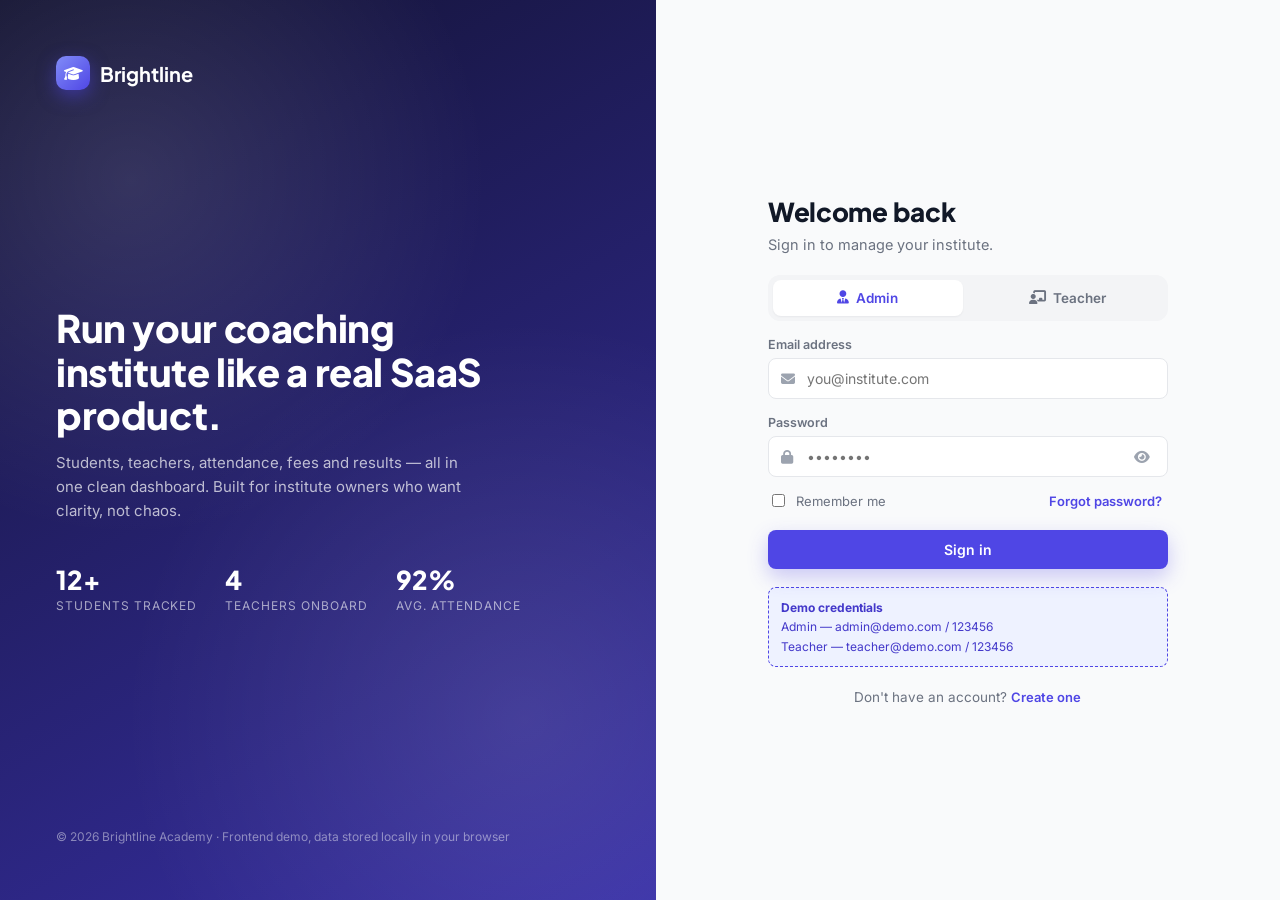
<file: index.html>
<!DOCTYPE html>
<html lang="en">
<head>
<meta charset="UTF-8">
<title>Sign in · Brightline</title>
<meta name="viewport" content="width=device-width, initial-scale=1.0">
<link rel="stylesheet" href="https://cdnjs.cloudflare.com/ajax/libs/font-awesome/6.5.1/css/all.min.css">
<link rel="stylesheet" href="css/theme.css">
<link rel="stylesheet" href="css/style.css">
</head>
<body>

<div class="auth-shell">
  <div class="auth-visual">
    <div class="brand"><div class="logo-mark"><i class="fa-solid fa-graduation-cap" style="color:#fff;font-size:15px;"></i></div>Brightline</div>
    <div>
      <h1 class="headline">Run your coaching institute like a real SaaS product.</h1>
      <p class="sub">Students, teachers, attendance, fees and results — all in one clean dashboard. Built for institute owners who want clarity, not chaos.</p>
      <div class="ring-stat">
        <div class="item"><div class="num">12+</div><div class="lbl">Students tracked</div></div>
        <div class="item"><div class="num">4</div><div class="lbl">Teachers onboard</div></div>
        <div class="item"><div class="num">92%</div><div class="lbl">Avg. attendance</div></div>
      </div>
    </div>
    <div class="foot">© 2026 Brightline Academy · Frontend demo, data stored locally in your browser</div>
  </div>

  <div class="auth-form-side">
    <div class="auth-card">
      <div class="mobile-brand"><div class="logo-mark"></div>Brightline</div>
      <h1>Welcome back</h1>
      <p class="lead">Sign in to manage your institute.</p>

      <div class="role-toggle" id="roleToggle">
        <button type="button" class="active" data-role="admin"><i class="fa-solid fa-user-tie"></i> Admin</button>
        <button type="button" data-role="teacher"><i class="fa-solid fa-chalkboard-user"></i> Teacher</button>
      </div>

      <form id="loginForm" novalidate>
        <div class="field">
          <label for="loginEmail">Email address</label>
          <div class="input-wrap">
            <i class="fa-solid fa-envelope"></i>
            <input type="email" id="loginEmail" placeholder="you@institute.com" required>
          </div>
          <div class="field-error" id="loginEmailError">Enter a valid email address.</div>
        </div>
        <div class="field">
          <label for="loginPassword">Password</label>
          <div class="input-wrap">
            <i class="fa-solid fa-lock"></i>
            <input type="password" id="loginPassword" placeholder="••••••••" required>
            <button type="button" class="toggle-eye" id="toggleEye"><i class="fa-solid fa-eye"></i></button>
          </div>
          <div class="field-error" id="loginPasswordError">Password is required.</div>
        </div>

        <div class="form-row-between">
          <label class="checkbox-line"><input type="checkbox"> Remember me</label>
          <button type="button" class="link-btn" id="forgotBtn">Forgot password?</button>
        </div>

        <button class="btn btn-primary btn-block" type="submit" id="loginSubmitBtn">
          <span class="btn-label">Sign in</span>
        </button>
      </form>

      <div class="demo-hint">
        <b>Demo credentials</b><br>
        Admin — admin@demo.com / 123456<br>
        Teacher — teacher@demo.com / 123456
      </div>

      <p class="auth-footer-link">Don't have an account? <a href="signup.html" class="link-btn" style="display:inline;">Create one</a></p>
    </div>
  </div>
</div>

<!-- Forgot password modal -->
<div class="modal-backdrop" id="forgotModal">
  <div class="modal">
    <div class="modal-head"><h3>Reset your password</h3><button class="btn-icon" onclick="closeModal('forgotModal')"><i class="fa-solid fa-xmark"></i></button></div>
    <div class="modal-body" id="forgotModalBody">
      <p class="text-soft" style="font-size:13.5px;">Enter the email linked to your account and we'll send a reset link (demo only — no email is actually sent).</p>
      <div class="field no-icon mt-14">
        <label for="forgotEmail">Email address</label>
        <div class="input-wrap"><i class="fa-solid fa-envelope"></i><input type="email" id="forgotEmail" placeholder="you@institute.com"></div>
      </div>
    </div>
    <div class="modal-foot">
      <button class="btn btn-ghost" onclick="closeModal('forgotModal')">Cancel</button>
      <button class="btn btn-primary" id="forgotSubmitBtn">Send reset link</button>
    </div>
  </div>
</div>

<script src="js/storage.js"></script>
<script src="js/auth.js"></script>
<script>
  // Redirect if already logged in
  (function(){
    const u = Auth.currentUser();
    if(u) window.location.href = u.role === 'admin' ? 'admin-dashboard.html' : 'teacher-dashboard.html';
  })();

  let selectedRole = 'admin';
  document.querySelectorAll('#roleToggle button').forEach(btn=>{
    btn.addEventListener('click', ()=>{
      document.querySelectorAll('#roleToggle button').forEach(b=>b.classList.remove('active'));
      btn.classList.add('active');
      selectedRole = btn.dataset.role;
    });
  });

  document.getElementById('toggleEye').addEventListener('click', ()=>{
    const inp = document.getElementById('loginPassword');
    const icon = document.querySelector('#toggleEye i');
    if(inp.type === 'password'){ inp.type='text'; icon.className='fa-solid fa-eye-slash'; }
    else{ inp.type='password'; icon.className='fa-solid fa-eye'; }
  });

  document.getElementById('loginForm').addEventListener('submit', function(e){
    e.preventDefault();
    const email = document.getElementById('loginEmail').value.trim();
    const password = document.getElementById('loginPassword').value;
    let valid = true;

    const emailField = document.getElementById('loginEmail').closest('.field');
    const passField = document.getElementById('loginPassword').closest('.field');
    emailField.classList.remove('error'); passField.classList.remove('error');
    document.getElementById('loginEmailError').classList.remove('show');
    document.getElementById('loginPasswordError').classList.remove('show');

    if(!/^\S+@\S+\.\S+$/.test(email)){ emailField.classList.add('error'); document.getElementById('loginEmailError').classList.add('show'); valid=false; }
    if(!password){ passField.classList.add('error'); document.getElementById('loginPasswordError').classList.add('show'); valid=false; }
    if(!valid) return;

    const btn = document.getElementById('loginSubmitBtn');
    btn.disabled = true;
    btn.innerHTML = '<div class="spinner" style="width:16px;height:16px;border-width:2px;border-color:rgba(255,255,255,.4);border-top-color:#fff;"></div> Signing in...';

    setTimeout(()=>{
      const result = Auth.login(email, password, selectedRole);
      if(result.ok){
        window.location.href = result.user.role === 'admin' ? 'admin-dashboard.html' : 'teacher-dashboard.html';
      }else{
        btn.disabled = false;
        btn.innerHTML = '<span class="btn-label">Sign in</span>';
        passField.classList.add('error');
        document.getElementById('loginPasswordError').textContent = result.message;
        document.getElementById('loginPasswordError').classList.add('show');
      }
    }, 500);
  });

  document.getElementById('forgotBtn').addEventListener('click', ()=> openModal('forgotModal'));
  document.getElementById('forgotSubmitBtn').addEventListener('click', ()=>{
    const email = document.getElementById('forgotEmail').value.trim();
    if(!email){ return; }
    document.getElementById('forgotModalBody').innerHTML = `
      <div class="success-box">
        <div class="icon"><i class="fa-solid fa-paper-plane"></i></div>
        <h3 style="font-size:16px;">Reset link sent</h3>
        <p class="text-soft mt-8" style="font-size:13px;">If an account exists for <b>${email}</b>, a password reset link has been sent (demo only).</p>
      </div>`;
    document.querySelector('#forgotModal .modal-foot').innerHTML = `<button class="btn btn-primary btn-block" onclick="closeModal('forgotModal')">Done</button>`;
  });
</script>
</body>
</html>
</file>
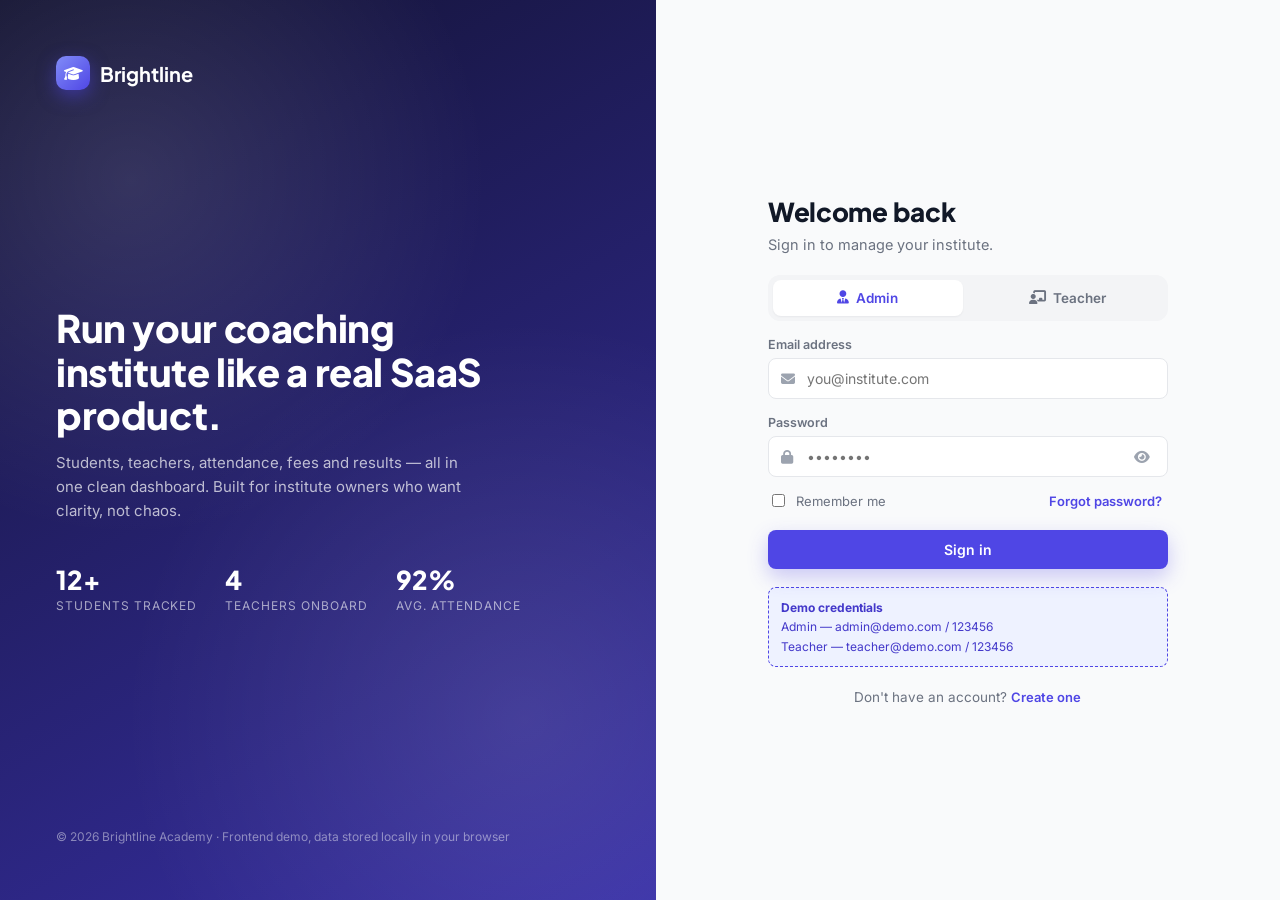
<file: admin-dashboard.html>
<!DOCTYPE html>
<html lang="en">
<head>
<meta charset="UTF-8">
<title>Dashboard · Brightline</title>
<meta name="viewport" content="width=device-width, initial-scale=1.0">
<link rel="stylesheet" href="https://cdnjs.cloudflare.com/ajax/libs/font-awesome/6.5.1/css/all.min.css">
<link rel="stylesheet" href="css/theme.css">
<link rel="stylesheet" href="css/style.css">
</head>
<body>
<div class="page-loader" id="pageLoader"><div class="spinner"></div></div>

<div class="app-shell">
  <div id="sidebarRoot"></div>
  <div class="main-col">
    <div id="topbarRoot"></div>

    <main class="page">
      <div class="page-head">
        <div>
          <h1>Welcome back, <span id="welcomeName"></span> 👋</h1>
          <p class="desc">Here's what's happening across your institute today.</p>
        </div>
        <span class="role-badge admin"><i class="fa-solid fa-user-tie"></i> Admin</span>
      </div>

      <div class="grid grid-4 mb-14">
        <div class="card stat-card">
          <div class="top-row"><div class="ic violet"><i class="fa-solid fa-user-graduate"></i></div><span class="delta up"><i class="fa-solid fa-arrow-up"></i> 8%</span></div>
          <div class="value" id="statTotalStudents">0</div>
          <div class="label">Total Students</div>
        </div>
        <div class="card stat-card">
          <div class="top-row"><div class="ic teal"><i class="fa-solid fa-chalkboard-user"></i></div><span class="delta up"><i class="fa-solid fa-arrow-up"></i> 2%</span></div>
          <div class="value" id="statTotalTeachers">0</div>
          <div class="label">Total Teachers</div>
        </div>
        <div class="card stat-card">
          <div class="top-row"><div class="ic green"><i class="fa-solid fa-clipboard-check"></i></div><span class="delta up"><i class="fa-solid fa-arrow-up"></i> 3%</span></div>
          <div class="value" id="statAttendance">0%</div>
          <div class="label">Today's Attendance</div>
        </div>
        <div class="card stat-card">
          <div class="top-row"><div class="ic amber"><i class="fa-solid fa-sack-dollar"></i></div><span class="delta up"><i class="fa-solid fa-arrow-up"></i> 12%</span></div>
          <div class="value" id="statRevenue">₹0</div>
          <div class="label">Total Revenue</div>
        </div>
      </div>

      <div class="grid grid-2 mb-14">
        <div class="card card-pad" style="display:flex;align-items:center;gap:16px;">
          <div class="ic rose" style="width:46px;height:46px;flex-shrink:0;"><i class="fa-solid fa-triangle-exclamation"></i></div>
          <div>
            <div class="value" style="font-size:20px;" id="statPendingFees">₹0</div>
            <div class="label">Pending Fees across all students</div>
          </div>
          <a href="fees.html" class="btn btn-sm btn-outline" style="margin-left:auto;">Review</a>
        </div>
        <div class="card card-pad" style="display:flex;align-items:center;gap:16px;">
          <div class="ic violet" style="width:46px;height:46px;flex-shrink:0;"><i class="fa-solid fa-bullhorn"></i></div>
          <div>
            <div class="value" style="font-size:20px;">Quick reminder</div>
            <div class="label">Send a fee or attendance reminder to a batch</div>
          </div>
          <a href="notifications.html" class="btn btn-sm btn-primary" style="margin-left:auto;">Send</a>
        </div>
      </div>

      <div class="grid grid-2 mb-14">
        <div class="card">
          <div class="card-head"><h3>Monthly Revenue</h3><span class="muted">Last 6 months</span></div>
          <div class="card-pad">
            <canvas id="revenueChart" style="width:100%;height:220px;"></canvas>
            <div class="chart-legend mt-14"><span><i style="background:var(--primary);"></i> Revenue collected</span></div>
          </div>
        </div>
        <div class="card">
          <div class="card-head"><h3>Attendance Trend</h3><span class="muted">Last 6 months</span></div>
          <div class="card-pad">
            <canvas id="attendanceChart" style="width:100%;height:220px;"></canvas>
            <div class="chart-legend mt-14"><span><i style="background:var(--teacher-accent);"></i> Attendance %</span></div>
          </div>
        </div>
      </div>

      <div class="card">
        <div class="card-head"><h3>Recent Activity</h3><span class="muted">Live feed</span></div>
        <div class="activity-feed" id="activityFeed"></div>
      </div>
    </main>
  </div>
</div>

<script src="js/storage.js"></script>
<script src="js/auth.js"></script>
<script src="js/ui.js"></script>
<script src="js/charts.js"></script>
<script src="js/app.js"></script>
<script>
  const user = Auth.guard('admin');
  if(user){
    initShell('dashboard', user);
    document.getElementById('welcomeName').textContent = user.name.split(' ')[0];
    initAdminDashboard(user);
  }
</script>
</body>
</html>
</file>
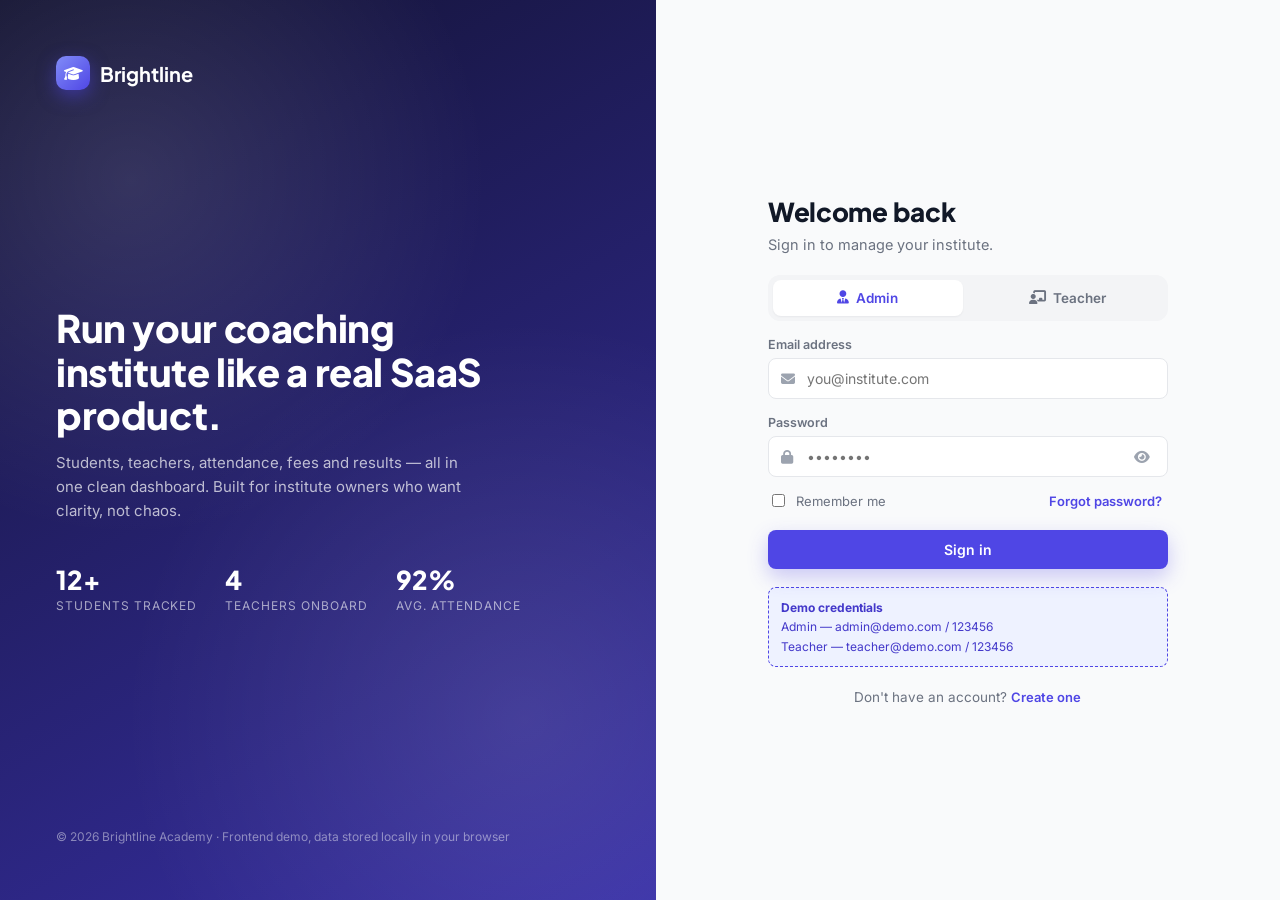
<file: attendance.html>
<!DOCTYPE html>
<html lang="en">
<head>
<meta charset="UTF-8">
<title>Attendance · Brightline</title>
<meta name="viewport" content="width=device-width, initial-scale=1.0">
<link rel="stylesheet" href="https://cdnjs.cloudflare.com/ajax/libs/font-awesome/6.5.1/css/all.min.css">
<link rel="stylesheet" href="css/theme.css">
<link rel="stylesheet" href="css/style.css">
</head>
<body>
<div class="page-loader" id="pageLoader"><div class="spinner"></div></div>

<div class="app-shell">
  <div id="sidebarRoot"></div>
  <div class="main-col">
    <div id="topbarRoot"></div>

    <main class="page">
      <div class="page-head">
        <div><h1>Attendance</h1><p class="desc">Mark and track daily attendance by batch.</p></div>
      </div>

      <div class="card mb-14">
        <div class="card-pad" style="display:flex;gap:14px;flex-wrap:wrap;align-items:flex-end;">
          <div class="field no-icon" style="margin:0;min-width:220px;">
            <label>Batch</label>
            <select id="attBatchSelect"></select>
          </div>
          <div class="field no-icon" style="margin:0;">
            <label>Date</label>
            <input type="date" id="attDate">
          </div>
          <div style="margin-left:auto;display:flex;align-items:center;gap:14px;">
            <div class="text-center">
              <div class="text-faint" style="font-size:11.5px;">Attendance</div>
              <div class="value" style="font-family:var(--font-display);font-weight:800;font-size:22px;color:var(--primary);" id="attPercentLabel">—</div>
            </div>
            <button class="btn btn-primary" id="saveAttendanceBtn"><i class="fa-solid fa-floppy-disk"></i> Save Attendance</button>
          </div>
        </div>
      </div>

      <div class="card card-pad">
        <div class="att-list" id="attList"></div>
        <div class="empty-state" id="attEmpty" style="display:none;">
          <div class="ic"><i class="fa-solid fa-clipboard-check"></i></div>
          <div class="t">No students in this batch</div>
          <div class="d">Add students to this batch to start marking attendance.</div>
        </div>
      </div>
    </main>
  </div>
</div>

<script src="js/storage.js"></script>
<script src="js/auth.js"></script>
<script src="js/ui.js"></script>
<script src="js/charts.js"></script>
<script src="js/app.js"></script>
<script>
  const user = Auth.guard(null);
  if(user){ initShell('attendance', user); initAttendancePage(user); }
</script>
</body>
</html>
</file>
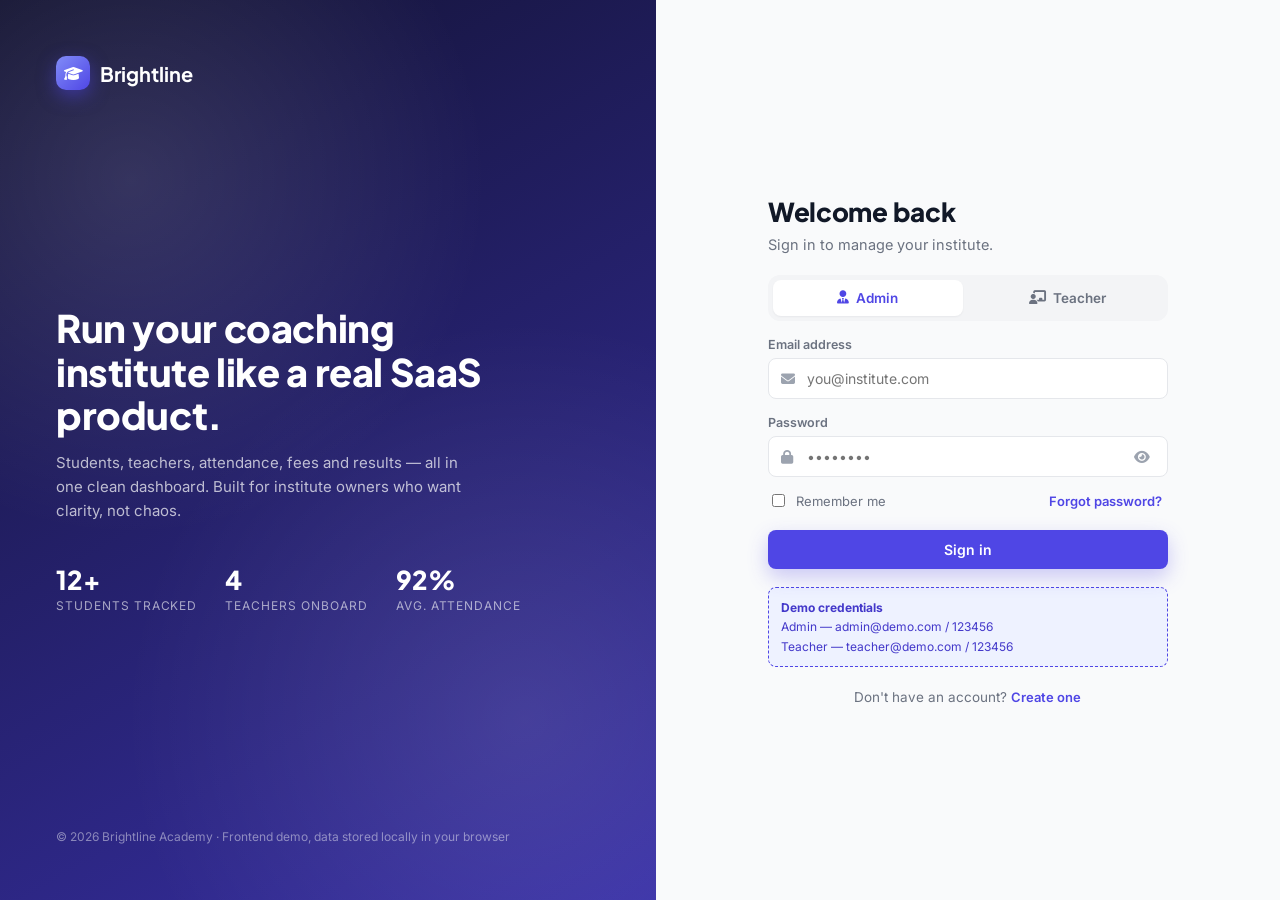
<file: batches.html>
<!DOCTYPE html>
<html lang="en">
<head>
<meta charset="UTF-8">
<title>Batches · Brightline</title>
<meta name="viewport" content="width=device-width, initial-scale=1.0">
<link rel="stylesheet" href="https://cdnjs.cloudflare.com/ajax/libs/font-awesome/6.5.1/css/all.min.css">
<link rel="stylesheet" href="css/theme.css">
<link rel="stylesheet" href="css/style.css">
</head>
<body>
<div class="page-loader" id="pageLoader"><div class="spinner"></div></div>

<div class="app-shell">
  <div id="sidebarRoot"></div>
  <div class="main-col">
    <div id="topbarRoot"></div>

    <main class="page">
      <div class="page-head">
        <div><h1>Batches</h1><p class="desc">Group students by subject, timing and assigned teacher.</p></div>
        <button class="btn btn-primary" id="addBatchBtn"><i class="fa-solid fa-plus"></i> Create Batch</button>
      </div>

      <div class="grid grid-3" id="batchesGrid"></div>
      <div class="empty-state" id="batchesEmpty" style="display:none;">
        <div class="ic"><i class="fa-solid fa-layer-group"></i></div>
        <div class="t">No batches yet</div>
        <div class="d">Create your first batch to start organizing students.</div>
      </div>
    </main>
  </div>
</div>

<div class="modal-backdrop" id="batchModal">
  <div class="modal modal-lg">
    <div class="modal-head"><h3 id="batchModalTitle">Create Batch</h3><button class="btn-icon" onclick="closeModal('batchModal')"><i class="fa-solid fa-xmark"></i></button></div>
    <form id="batchForm">
      <div class="modal-body">
        <input type="hidden" id="batchFormId">
        <div class="form-grid">
          <div class="field no-icon"><label>Batch name</label><input type="text" id="batchName" placeholder="e.g. NEET Morning" required></div>
          <div class="field no-icon"><label>Subject</label><input type="text" id="batchSubject" required></div>
          <div class="field no-icon"><label>Timing</label><input type="text" id="batchTiming" placeholder="e.g. 7:00 AM - 9:00 AM" required></div>
          <div class="field no-icon"><label>Assign teacher</label><select id="batchTeacher"></select></div>
        </div>
        <div class="field no-icon mt-14">
          <label>Assign students</label>
          <div class="chip-select" id="batchStudentChips"></div>
        </div>
      </div>
      <div class="modal-foot">
        <button type="button" class="btn btn-ghost" onclick="closeModal('batchModal')">Cancel</button>
        <button type="submit" class="btn btn-primary">Save Batch</button>
      </div>
    </form>
  </div>
</div>

<script src="js/storage.js"></script>
<script src="js/auth.js"></script>
<script src="js/ui.js"></script>
<script src="js/charts.js"></script>
<script src="js/app.js"></script>
<script>
  const user = Auth.guard('admin');
  if(user){ initShell('batches', user); initBatchesPage(user); }
</script>
</body>
</html>
</file>
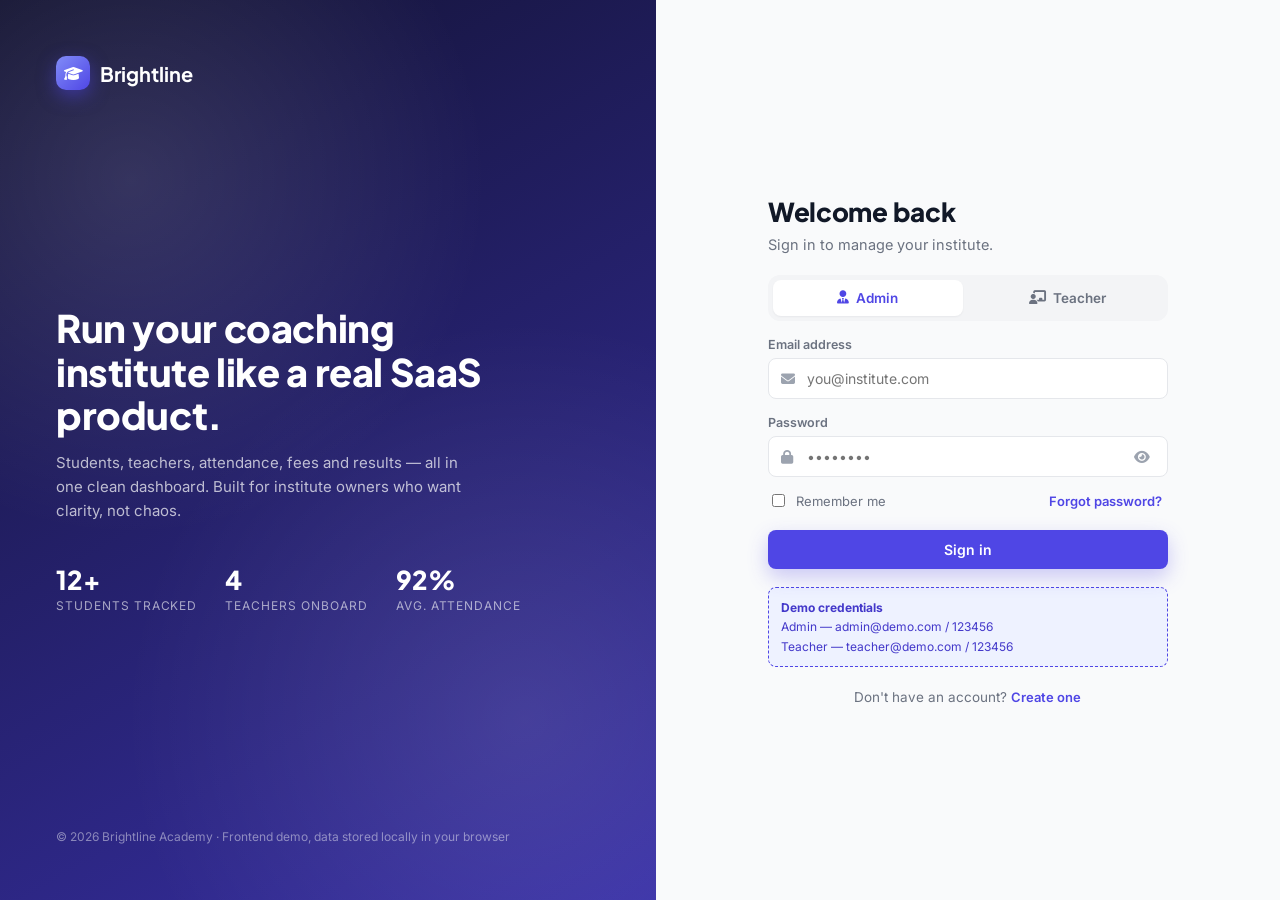
<file: fees.html>
<!DOCTYPE html>
<html lang="en">
<head>
<meta charset="UTF-8">
<title>Fees · Brightline</title>
<meta name="viewport" content="width=device-width, initial-scale=1.0">
<link rel="stylesheet" href="https://cdnjs.cloudflare.com/ajax/libs/font-awesome/6.5.1/css/all.min.css">
<link rel="stylesheet" href="css/theme.css">
<link rel="stylesheet" href="css/style.css">
</head>
<body>
<div class="page-loader" id="pageLoader"><div class="spinner"></div></div>

<div class="app-shell">
  <div id="sidebarRoot"></div>
  <div class="main-col">
    <div id="topbarRoot"></div>

    <main class="page">
      <div class="page-head">
        <div><h1>Fees Management</h1><p class="desc">Track payments and outstanding balances per student.</p></div>
      </div>

      <div class="toolbar">
        <div class="left-tools">
          <div class="search-wrap" style="max-width:260px;">
            <i class="fa-solid fa-magnifying-glass"></i>
            <input type="text" id="feeSearch" placeholder="Search student...">
          </div>
          <select class="filter-select" id="feeStatusFilter">
            <option value="all">All statuses</option>
            <option value="Paid">Paid</option>
            <option value="Partial">Partial</option>
            <option value="Pending">Pending</option>
          </select>
        </div>
      </div>

      <div class="table-wrap">
        <table>
          <thead><tr><th>Student</th><th>Total Fees</th><th>Paid</th><th>Pending</th><th>Status</th><th>Action</th></tr></thead>
          <tbody id="feesTbody"></tbody>
        </table>
      </div>
      <div class="empty-state" id="feesEmpty" style="display:none;">
        <div class="ic"><i class="fa-solid fa-sack-dollar"></i></div>
        <div class="t">No records match</div>
        <div class="d">Try a different search or status filter.</div>
      </div>
    </main>
  </div>
</div>

<div class="modal-backdrop" id="paymentModal">
  <div class="modal">
    <div class="modal-head"><h3>Record Payment</h3><button class="btn-icon" onclick="closeModal('paymentModal')"><i class="fa-solid fa-xmark"></i></button></div>
    <form id="paymentForm">
      <div class="modal-body">
        <input type="hidden" id="paymentStudentId">
        <p style="font-size:14px;">Student: <b id="paymentModalName"></b></p>
        <p class="text-soft" style="font-size:12.5px;margin-top:4px;">Remaining balance: <span id="paymentModalRemaining"></span></p>
        <div class="form-grid mt-14">
          <div class="field no-icon"><label>Amount (₹)</label><input type="number" id="paymentAmount" min="1" required></div>
          <div class="field no-icon"><label>Payment mode</label>
            <select id="paymentMode">
              <option>Cash</option><option>UPI</option><option>Card</option><option>Bank Transfer</option>
            </select>
          </div>
        </div>
      </div>
      <div class="modal-foot">
        <button type="button" class="btn btn-ghost" onclick="closeModal('paymentModal')">Cancel</button>
        <button type="submit" class="btn btn-primary">Add Payment</button>
      </div>
    </form>
  </div>
</div>

<script src="js/storage.js"></script>
<script src="js/auth.js"></script>
<script src="js/ui.js"></script>
<script src="js/charts.js"></script>
<script src="js/app.js"></script>
<script>
  const user = Auth.guard('admin');
  if(user){ initShell('fees', user); initFeesPage(user); }
</script>
</body>
</html>
</file>
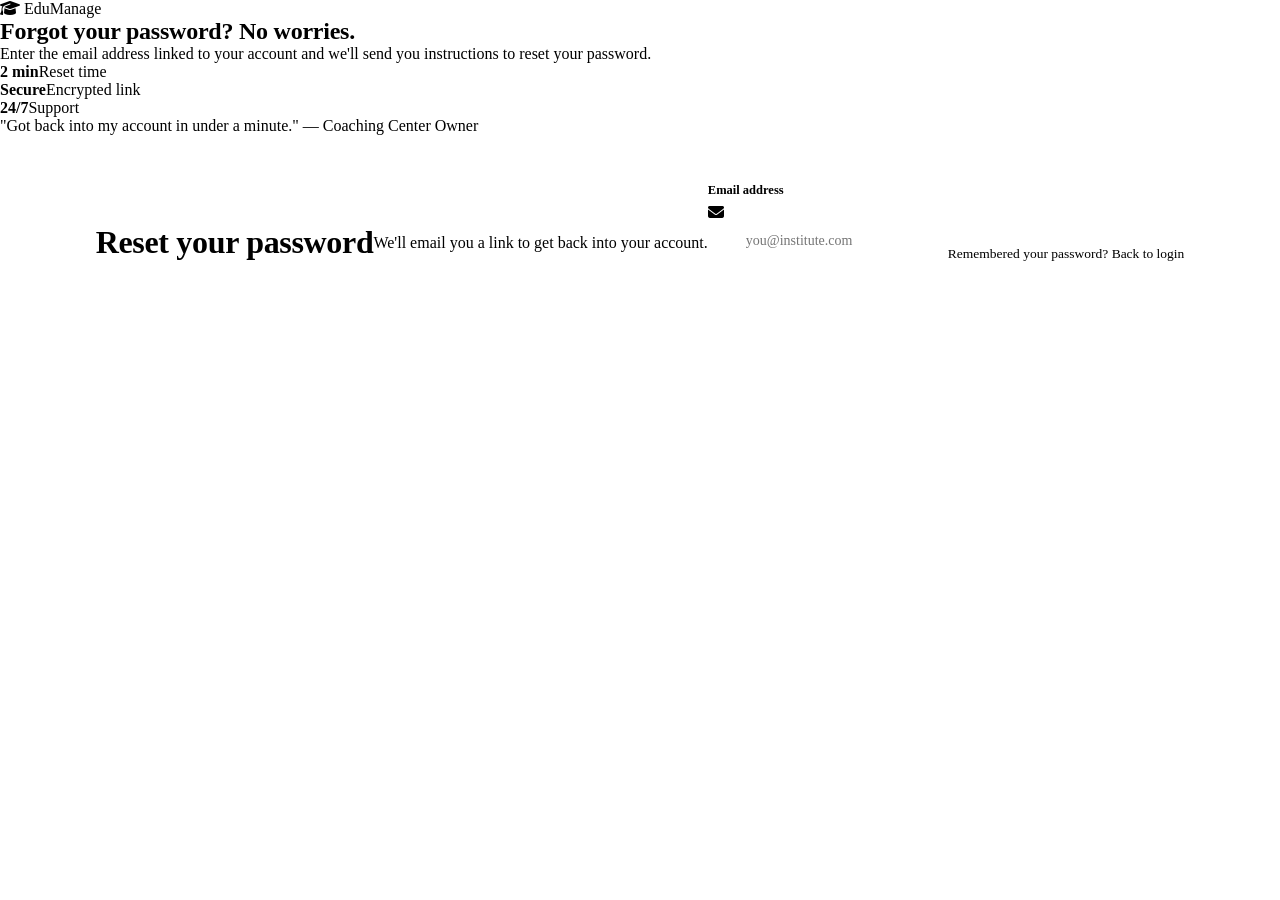
<file: forgot-password.html>
<!DOCTYPE html>
<html lang="en">
<head>
<meta charset="UTF-8">
<meta name="viewport" content="width=device-width, initial-scale=1.0">
<title>Forgot Password — EduManage</title>
<link rel="stylesheet" href="css/style.css">
<link rel="stylesheet" href="https://cdnjs.cloudflare.com/ajax/libs/font-awesome/6.5.1/css/all.min.css">
<link href="https://fonts.googleapis.com/css2?family=Inter:wght@400;500;600;700;800&display=swap" rel="stylesheet">
</head>
<body class="auth-page">

<div class="auth-wrap">
  <div class="auth-side">
    <div class="auth-brand"><i class="fa-solid fa-graduation-cap"></i> EduManage</div>
    <div>
      <h2>Forgot your password? No worries.</h2>
      <p>Enter the email address linked to your account and we'll send you instructions to reset your password.</p>
      <div class="auth-stats">
        <div><b>2 min</b><span>Reset time</span></div>
        <div><b>Secure</b><span>Encrypted link</span></div>
        <div><b>24/7</b><span>Support</span></div>
      </div>
    </div>
    <div class="auth-quote">"Got back into my account in under a minute." — Coaching Center Owner</div>
  </div>

  <div class="auth-form-side">
    <h1>Reset your password</h1>
    <p class="sub">We'll email you a link to get back into your account.</p>

    <div class="auth-alert hidden" id="forgotAlert"></div>

    <form id="forgotForm" novalidate>
      <div class="field">
        <label for="forgotEmail">Email address</label>
        <div class="input-group">
          <i class="fa-solid fa-envelope"></i>
          <input type="email" id="forgotEmail" placeholder="you@institute.com" autocomplete="email">
        </div>
        <div class="field-error" id="forgotEmailError"></div>
      </div>

      <button type="submit" class="btn btn-primary btn-block"><i class="fa-solid fa-paper-plane"></i> Send reset link</button>
    </form>

    <div class="auth-footer-link">
      Remembered your password? <span class="link" onclick="window.location.href='index.html'">Back to login</span>
    </div>
  </div>
</div>

<script src="js/auth.js"></script>
<script>
  document.documentElement.setAttribute('data-theme', localStorage.getItem('em_theme') || 'light');
  initForgotPage();
</script>
</body>
</html>
</file>
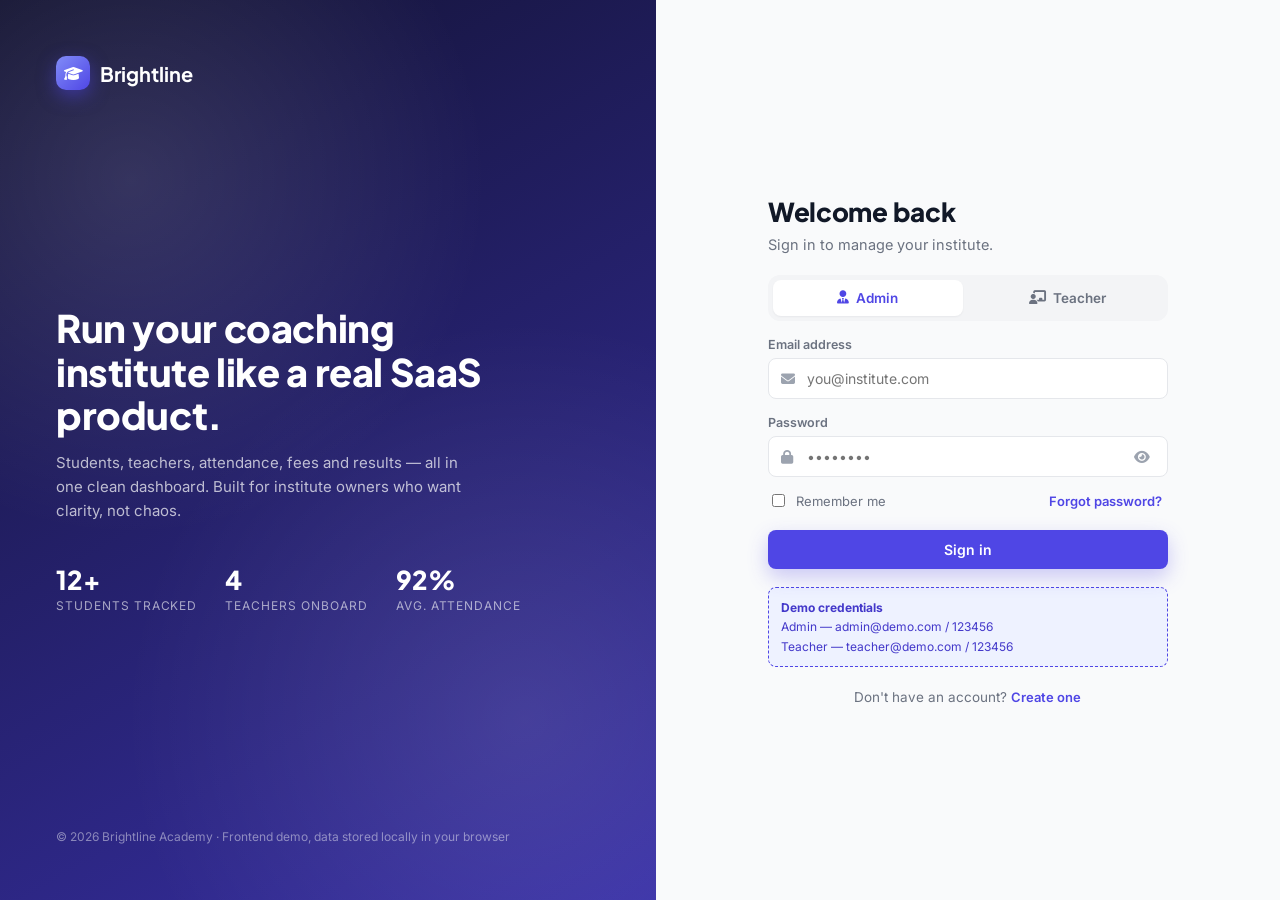
<file: notifications.html>
<!DOCTYPE html>
<html lang="en">
<head>
<meta charset="UTF-8">
<title>Notifications · Brightline</title>
<meta name="viewport" content="width=device-width, initial-scale=1.0">
<link rel="stylesheet" href="https://cdnjs.cloudflare.com/ajax/libs/font-awesome/6.5.1/css/all.min.css">
<link rel="stylesheet" href="css/theme.css">
<link rel="stylesheet" href="css/style.css">
</head>
<body>
<div class="page-loader" id="pageLoader"><div class="spinner"></div></div>

<div class="app-shell">
  <div id="sidebarRoot"></div>
  <div class="main-col">
    <div id="topbarRoot"></div>

    <main class="page">
      <div class="page-head">
        <div><h1>Notifications</h1><p class="desc">Send reminders and messages to students or batches.</p></div>
      </div>

      <div class="grid grid-2">
        <div class="card card-pad">
          <h3 style="font-size:14.5px;font-weight:700;margin-bottom:16px;">Compose message</h3>
          <form id="notifForm">
            <div class="field no-icon">
              <label>Send to</label>
              <select id="notifTarget"></select>
            </div>
            <div class="field no-icon mt-14">
              <label>Message</label>
              <textarea id="notifMessage" rows="5" placeholder="e.g. Reminder: fees for this month are due by the 25th." style="width:100%;padding:11px 13px;border-radius:8px;border:1.5px solid var(--border);background:var(--card);color:var(--text);font-size:14px;resize:vertical;"></textarea>
            </div>
            <button type="submit" class="btn btn-primary btn-block"><i class="fa-solid fa-paper-plane"></i> Send Reminder</button>
          </form>
        </div>

        <div class="card">
          <div class="card-head"><h3>Sent History</h3></div>
          <div class="activity-feed" id="notifHistory"></div>
        </div>
      </div>
    </main>
  </div>
</div>

<script src="js/storage.js"></script>
<script src="js/auth.js"></script>
<script src="js/ui.js"></script>
<script src="js/charts.js"></script>
<script src="js/app.js"></script>
<script>
  const user = Auth.guard(null);
  if(user){ initShell('notifications', user); initNotificationsPage(user); }
</script>
</body>
</html>
</file>
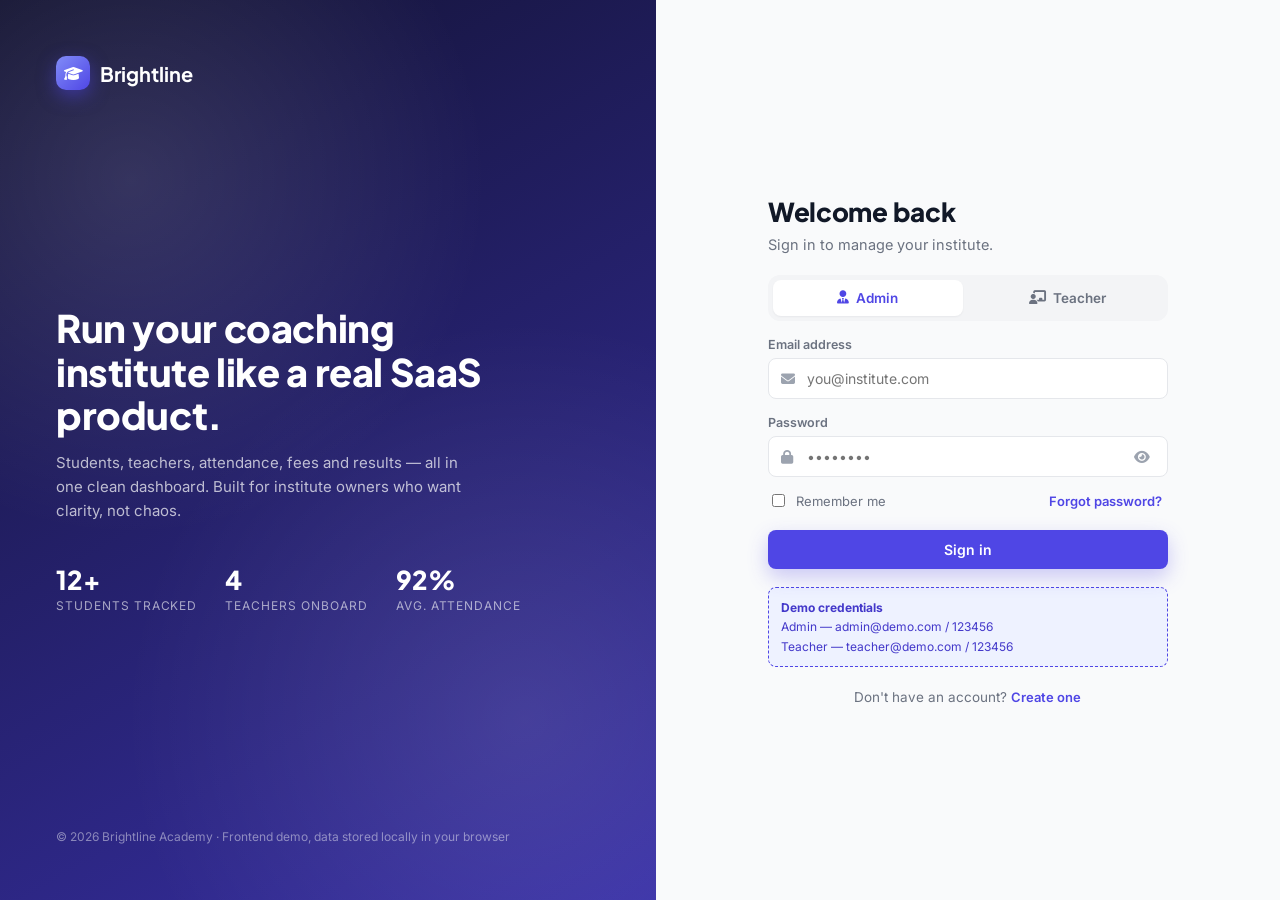
<file: results.html>
<!DOCTYPE html>
<html lang="en">
<head>
<meta charset="UTF-8">
<title>Results · Brightline</title>
<meta name="viewport" content="width=device-width, initial-scale=1.0">
<link rel="stylesheet" href="https://cdnjs.cloudflare.com/ajax/libs/font-awesome/6.5.1/css/all.min.css">
<link rel="stylesheet" href="css/theme.css">
<link rel="stylesheet" href="css/style.css">
</head>
<body>
<div class="page-loader" id="pageLoader"><div class="spinner"></div></div>

<div class="app-shell">
  <div id="sidebarRoot"></div>
  <div class="main-col">
    <div id="topbarRoot"></div>

    <main class="page">
      <div class="page-head">
        <div><h1>Results</h1><p class="desc">Enter and review subject-wise marks for each batch.</p></div>
      </div>

      <div class="card mb-14">
        <div class="card-pad" style="display:flex;gap:14px;flex-wrap:wrap;align-items:flex-end;">
          <div class="field no-icon" style="margin:0;min-width:240px;">
            <label>Batch</label>
            <select id="resultBatchSelect"></select>
          </div>
          <button class="btn btn-primary" style="margin-left:auto;" id="saveResultsBtn"><i class="fa-solid fa-floppy-disk"></i> Save Results</button>
        </div>
      </div>

      <div class="table-wrap">
        <table>
          <thead><tr><th>Student</th><th>Marks (out of 100)</th><th>Grade</th></tr></thead>
          <tbody id="resultsTbody"></tbody>
        </table>
      </div>
      <div class="empty-state" id="resultsEmpty" style="display:none;">
        <div class="ic"><i class="fa-solid fa-chart-line"></i></div>
        <div class="t">No students to grade</div>
        <div class="d">This batch has no students assigned yet.</div>
      </div>
    </main>
  </div>
</div>

<script src="js/storage.js"></script>
<script src="js/auth.js"></script>
<script src="js/ui.js"></script>
<script src="js/charts.js"></script>
<script src="js/app.js"></script>
<script>
  const user = Auth.guard(null);
  if(user){ initShell('results', user); initResultsPage(user); }
</script>
</body>
</html>
</file>
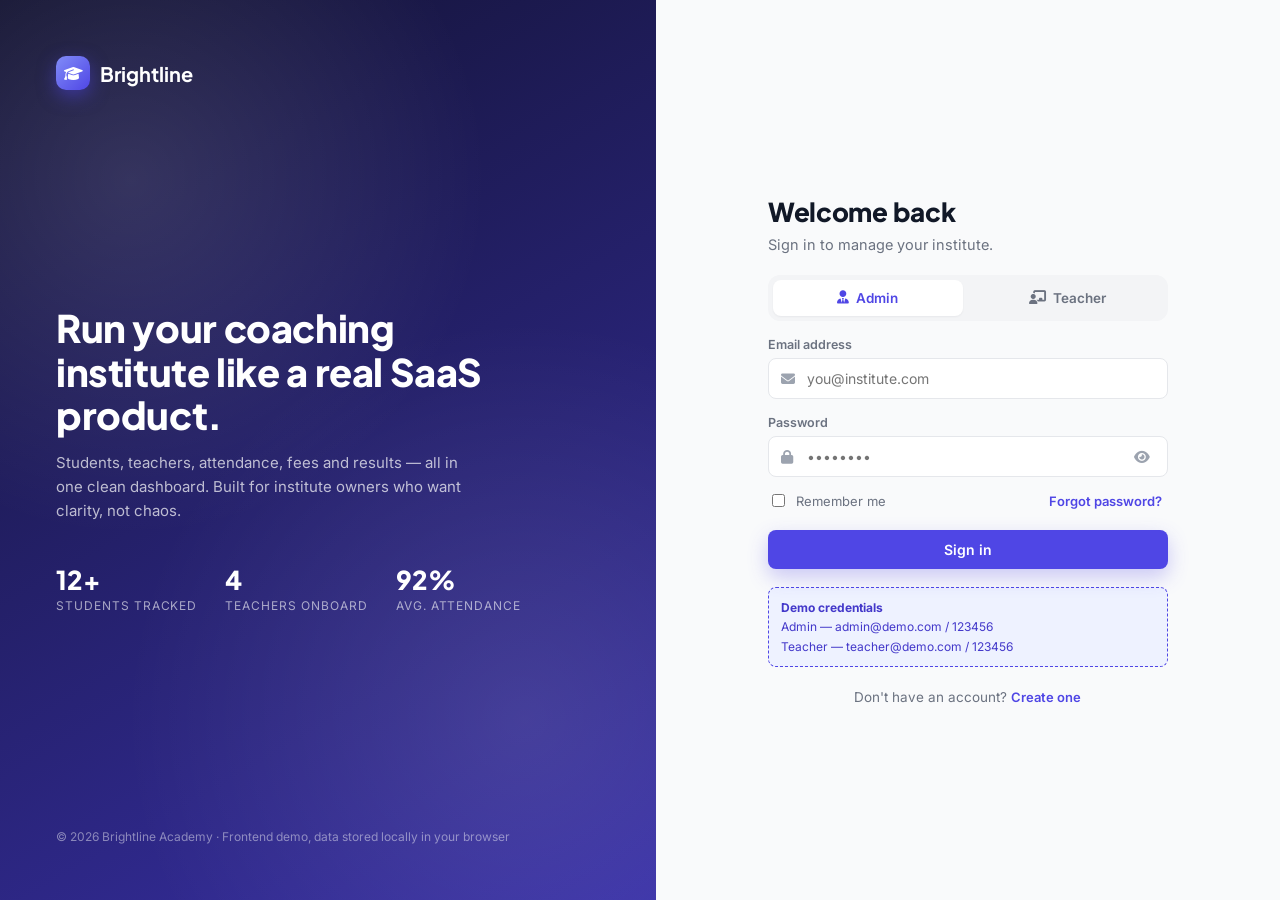
<file: settings.html>
<!DOCTYPE html>
<html lang="en">
<head>
<meta charset="UTF-8">
<title>Settings · Brightline</title>
<meta name="viewport" content="width=device-width, initial-scale=1.0">
<link rel="stylesheet" href="https://cdnjs.cloudflare.com/ajax/libs/font-awesome/6.5.1/css/all.min.css">
<link rel="stylesheet" href="css/theme.css">
<link rel="stylesheet" href="css/style.css">
</head>
<body>
<div class="page-loader" id="pageLoader"><div class="spinner"></div></div>

<div class="app-shell">
  <div id="sidebarRoot"></div>
  <div class="main-col">
    <div id="topbarRoot"></div>

    <main class="page">
      <div class="page-head">
        <div><h1>Settings</h1><p class="desc">Manage institute details, your profile, and preferences.</p></div>
      </div>

      <div class="grid" style="grid-template-columns:220px 1fr;gap:22px;">
        <div class="card card-pad settings-nav">
          <button class="active" data-panel="institute"><i class="fa-solid fa-building" style="margin-right:8px;"></i>Institute</button>
          <button data-panel="profile"><i class="fa-solid fa-user" style="margin-right:8px;"></i>Profile</button>
          <button data-panel="theme"><i class="fa-solid fa-palette" style="margin-right:8px;"></i>Theme</button>
          <button data-panel="data"><i class="fa-solid fa-database" style="margin-right:8px;"></i>Data</button>
        </div>

        <div>
          <div class="card card-pad settings-panel active" id="panel-institute">
            <h3 style="font-size:14.5px;font-weight:700;margin-bottom:16px;">Institute details</h3>
            <form id="instituteForm">
              <div class="field no-icon"><label>Institute name</label><input type="text" id="instituteName"></div>
              <div class="field no-icon mt-14">
                <label>Logo</label>
                <label class="upload-box" for="logoUpload" style="display:block;cursor:pointer;">
                  <i class="fa-solid fa-cloud-arrow-up"></i>
                  Click to upload a logo (preview only in this demo)
                </label>
                <input type="file" id="logoUpload" accept="image/*" style="display:none;">
              </div>
              <button type="submit" class="btn btn-primary mt-20"><i class="fa-solid fa-floppy-disk"></i> Save Changes</button>
            </form>
          </div>

          <div class="card card-pad settings-panel" id="panel-profile">
            <h3 style="font-size:14.5px;font-weight:700;margin-bottom:16px;">Your profile</h3>
            <form id="profileForm">
              <div class="field no-icon"><label>Full name</label><input type="text" id="profileName"></div>
              <div class="field no-icon mt-14"><label>Email address</label><input type="email" id="profileEmail" disabled style="opacity:.6;"></div>
              <button type="submit" class="btn btn-primary mt-20"><i class="fa-solid fa-floppy-disk"></i> Update Profile</button>
            </form>
          </div>

          <div class="card card-pad settings-panel" id="panel-theme">
            <h3 style="font-size:14.5px;font-weight:700;margin-bottom:16px;">Theme preference</h3>
            <div style="display:flex;gap:14px;">
              <label style="flex:1;border:1.5px solid var(--border);border-radius:var(--r-md);padding:16px;display:flex;flex-direction:column;gap:10px;cursor:pointer;">
                <span style="display:flex;align-items:center;justify-content:space-between;"><b style="font-size:13px;">Light</b><input type="radio" name="themePref" value="light"></span>
                <div style="height:60px;border-radius:8px;background:#F9FAFB;border:1px solid #E5E7EB;"></div>
              </label>
              <label style="flex:1;border:1.5px solid var(--border);border-radius:var(--r-md);padding:16px;display:flex;flex-direction:column;gap:10px;cursor:pointer;">
                <span style="display:flex;align-items:center;justify-content:space-between;"><b style="font-size:13px;">Dark</b><input type="radio" name="themePref" value="dark"></span>
                <div style="height:60px;border-radius:8px;background:#111827;border:1px solid #313E52;"></div>
              </label>
            </div>
          </div>

          <div class="card card-pad settings-panel" id="panel-data">
            <h3 style="font-size:14.5px;font-weight:700;margin-bottom:16px;">Data export</h3>
            <p class="text-soft" style="font-size:13px;">Export all institute data as a backup file (UI only in this frontend demo).</p>
            <button class="btn btn-outline mt-20" id="exportDataBtn"><i class="fa-solid fa-download"></i> Export Data</button>
          </div>
        </div>
      </div>
    </main>
  </div>
</div>

<script src="js/storage.js"></script>
<script src="js/auth.js"></script>
<script src="js/ui.js"></script>
<script src="js/charts.js"></script>
<script src="js/app.js"></script>
<script>
  const user = Auth.guard('admin');
  if(user){ initShell('settings', user); initSettingsPage(user); }
</script>
</body>
</html>
</file>
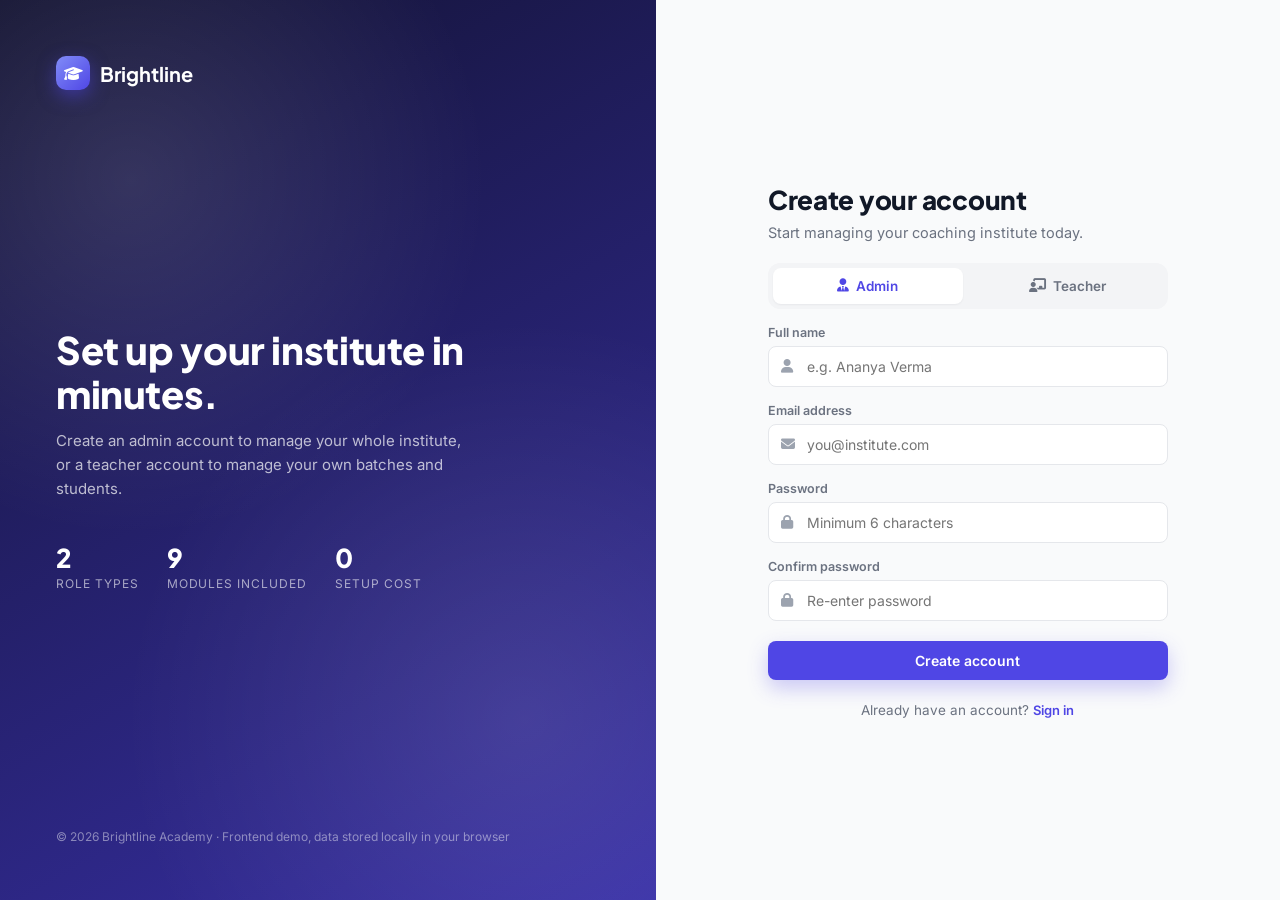
<file: signup.html>
<!DOCTYPE html>
<html lang="en">
<head>
<meta charset="UTF-8">
<title>Create account · Brightline</title>
<meta name="viewport" content="width=device-width, initial-scale=1.0">
<link rel="stylesheet" href="https://cdnjs.cloudflare.com/ajax/libs/font-awesome/6.5.1/css/all.min.css">
<link rel="stylesheet" href="css/theme.css">
<link rel="stylesheet" href="css/style.css">
</head>
<body>

<div class="auth-shell">
  <div class="auth-visual">
    <div class="brand"><div class="logo-mark"><i class="fa-solid fa-graduation-cap" style="color:#fff;font-size:15px;"></i></div>Brightline</div>
    <div>
      <h1 class="headline">Set up your institute in minutes.</h1>
      <p class="sub">Create an admin account to manage your whole institute, or a teacher account to manage your own batches and students.</p>
      <div class="ring-stat">
        <div class="item"><div class="num">2</div><div class="lbl">Role types</div></div>
        <div class="item"><div class="num">9</div><div class="lbl">Modules included</div></div>
        <div class="item"><div class="num">0</div><div class="lbl">Setup cost</div></div>
      </div>
    </div>
    <div class="foot">© 2026 Brightline Academy · Frontend demo, data stored locally in your browser</div>
  </div>

  <div class="auth-form-side">
    <div class="auth-card">
      <div class="mobile-brand"><div class="logo-mark"></div>Brightline</div>
      <h1>Create your account</h1>
      <p class="lead">Start managing your coaching institute today.</p>

      <div class="role-toggle" id="roleToggle">
        <button type="button" class="active" data-role="admin"><i class="fa-solid fa-user-tie"></i> Admin</button>
        <button type="button" data-role="teacher"><i class="fa-solid fa-chalkboard-user"></i> Teacher</button>
      </div>

      <form id="signupForm" novalidate>
        <div class="field">
          <label for="suName">Full name</label>
          <div class="input-wrap"><i class="fa-solid fa-user"></i><input type="text" id="suName" placeholder="e.g. Ananya Verma" required></div>
          <div class="field-error" id="suNameError">Name is required.</div>
        </div>
        <div class="field">
          <label for="suEmail">Email address</label>
          <div class="input-wrap"><i class="fa-solid fa-envelope"></i><input type="email" id="suEmail" placeholder="you@institute.com" required></div>
          <div class="field-error" id="suEmailError">Enter a valid email address.</div>
        </div>
        <div class="field">
          <label for="suPassword">Password</label>
          <div class="input-wrap"><i class="fa-solid fa-lock"></i><input type="password" id="suPassword" placeholder="Minimum 6 characters" required></div>
          <div class="field-error" id="suPasswordError">Password must be at least 6 characters.</div>
        </div>
        <div class="field">
          <label for="suConfirm">Confirm password</label>
          <div class="input-wrap"><i class="fa-solid fa-lock"></i><input type="password" id="suConfirm" placeholder="Re-enter password" required></div>
          <div class="field-error" id="suConfirmError">Passwords do not match.</div>
        </div>

        <button class="btn btn-primary btn-block" type="submit" id="signupSubmitBtn"><span class="btn-label">Create account</span></button>
      </form>

      <p class="auth-footer-link">Already have an account? <a href="index.html" class="link-btn" style="display:inline;">Sign in</a></p>
    </div>
  </div>
</div>

<script src="js/storage.js"></script>
<script src="js/auth.js"></script>
<script>
  (function(){ const u = Auth.currentUser(); if(u) window.location.href = u.role === 'admin' ? 'admin-dashboard.html' : 'teacher-dashboard.html'; })();

  let selectedRole = 'admin';
  document.querySelectorAll('#roleToggle button').forEach(btn=>{
    btn.addEventListener('click', ()=>{
      document.querySelectorAll('#roleToggle button').forEach(b=>b.classList.remove('active'));
      btn.classList.add('active');
      selectedRole = btn.dataset.role;
    });
  });

  document.getElementById('signupForm').addEventListener('submit', function(e){
    e.preventDefault();
    const name = document.getElementById('suName').value.trim();
    const email = document.getElementById('suEmail').value.trim();
    const password = document.getElementById('suPassword').value;
    const confirm = document.getElementById('suConfirm').value;

    let valid = true;
    const fields = {
      suName: !!name, suEmail: /^\S+@\S+\.\S+$/.test(email), suPassword: password.length>=6, suConfirm: confirm===password && confirm.length>0
    };
    Object.entries(fields).forEach(([id, ok])=>{
      const field = document.getElementById(id).closest('.field');
      const err = document.getElementById(id+'Error');
      field.classList.toggle('error', !ok);
      err.classList.toggle('show', !ok);
      if(!ok) valid = false;
    });
    if(!valid) return;

    const btn = document.getElementById('signupSubmitBtn');
    btn.disabled = true;
    btn.innerHTML = '<div class="spinner" style="width:16px;height:16px;border-width:2px;border-color:rgba(255,255,255,.4);border-top-color:#fff;"></div> Creating account...';

    setTimeout(()=>{
      const result = Auth.signup({ name, email, password, role: selectedRole });
      if(result.ok){
        toastless_redirect();
      }else{
        btn.disabled = false; btn.innerHTML = '<span class="btn-label">Create account</span>';
        const field = document.getElementById('suEmail').closest('.field');
        field.classList.add('error');
        const err = document.getElementById('suEmailError');
        err.textContent = result.message; err.classList.add('show');
      }
    }, 500);

    function toastless_redirect(){
      Auth.login(email, password, selectedRole);
      window.location.href = selectedRole === 'admin' ? 'admin-dashboard.html' : 'teacher-dashboard.html';
    }
  });
</script>
</body>
</html>
</file>
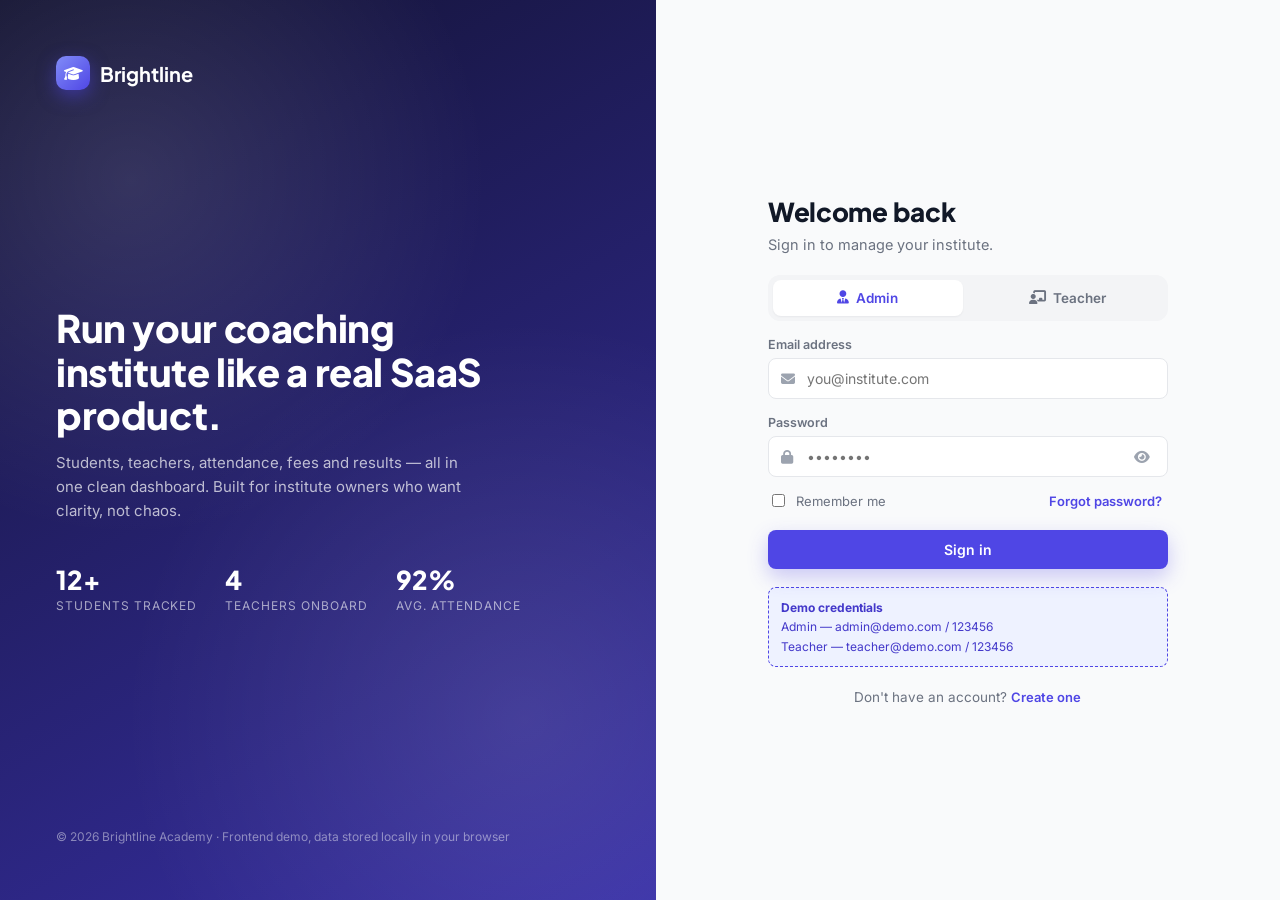
<file: students.html>
<!DOCTYPE html>
<html lang="en">
<head>
<meta charset="UTF-8">
<title>Students · Brightline</title>
<meta name="viewport" content="width=device-width, initial-scale=1.0">
<link rel="stylesheet" href="https://cdnjs.cloudflare.com/ajax/libs/font-awesome/6.5.1/css/all.min.css">
<link rel="stylesheet" href="css/theme.css">
<link rel="stylesheet" href="css/style.css">
</head>
<body>
<div class="page-loader" id="pageLoader"><div class="spinner"></div></div>

<div class="app-shell">
  <div id="sidebarRoot"></div>
  <div class="main-col">
    <div id="topbarRoot"></div>

    <main class="page">
      <div class="page-head">
        <div>
          <h1 id="pageHeading">Students</h1>
          <p class="desc" id="pageDesc">Manage every student enrolled at your institute.</p>
        </div>
        <button class="btn btn-primary" id="addStudentBtn" style="display:none;"><i class="fa-solid fa-plus"></i> Add Student</button>
      </div>

      <div class="toolbar">
        <div class="left-tools">
          <div class="search-wrap" style="max-width:260px;">
            <i class="fa-solid fa-magnifying-glass"></i>
            <input type="text" id="studentSearch" placeholder="Search by name or phone...">
          </div>
          <select class="filter-select" id="batchFilterSel"></select>
        </div>
        <span class="text-soft mono" id="studentsCount" style="font-size:12.5px;"></span>
      </div>

      <div class="table-wrap">
        <table>
          <thead>
            <tr>
              <th>Name</th><th>Phone</th><th>Batch</th><th>Fees</th><th>Status</th><th id="actionsHeader" style="display:none;">Actions</th>
            </tr>
          </thead>
          <tbody id="studentsTbody"></tbody>
        </table>
      </div>
      <div class="empty-state" id="studentsEmpty" style="display:none;">
        <div class="ic"><i class="fa-solid fa-user-graduate"></i></div>
        <div class="t">No students found</div>
        <div class="d">Try adjusting your search or filters, or add a new student.</div>
      </div>
    </main>
  </div>
</div>

<!-- Add/Edit Student Modal -->
<div class="modal-backdrop" id="studentModal">
  <div class="modal">
    <div class="modal-head"><h3 id="studentModalTitle">Add Student</h3><button class="btn-icon" onclick="closeModal('studentModal')"><i class="fa-solid fa-xmark"></i></button></div>
    <form id="studentForm">
      <div class="modal-body">
        <input type="hidden" id="studentFormId">
        <div class="form-grid">
          <div class="field no-icon"><label>Full name</label><input type="text" id="studentName" required></div>
          <div class="field no-icon"><label>Phone</label><input type="text" id="studentPhone" required></div>
          <div class="field no-icon"><label>Batch</label><select id="studentBatch"></select></div>
          <div class="field no-icon"><label>Fees amount (₹)</label><input type="number" id="studentFees" min="0" required></div>
          <div class="field no-icon"><label>Status</label>
            <select id="studentStatus">
              <option value="Active">Active</option>
              <option value="Inactive">Inactive</option>
            </select>
          </div>
        </div>
      </div>
      <div class="modal-foot">
        <button type="button" class="btn btn-ghost" onclick="closeModal('studentModal')">Cancel</button>
        <button type="submit" class="btn btn-primary">Save Student</button>
      </div>
    </form>
  </div>
</div>

<script src="js/storage.js"></script>
<script src="js/auth.js"></script>
<script src="js/ui.js"></script>
<script src="js/charts.js"></script>
<script src="js/app.js"></script>
<script>
  const user = Auth.guard(null);
  if(user){
    initShell('students', user);
    if(user.role === 'teacher'){
      document.getElementById('pageHeading').textContent = 'My Students';
      document.getElementById('pageDesc').textContent = 'Students enrolled in your assigned batches.';
    }else{
      document.getElementById('addStudentBtn').style.display = 'inline-flex';
      document.getElementById('actionsHeader').style.display = '';
    }
    initStudentsPage(user);
  }
</script>
</body>
</html>
</file>
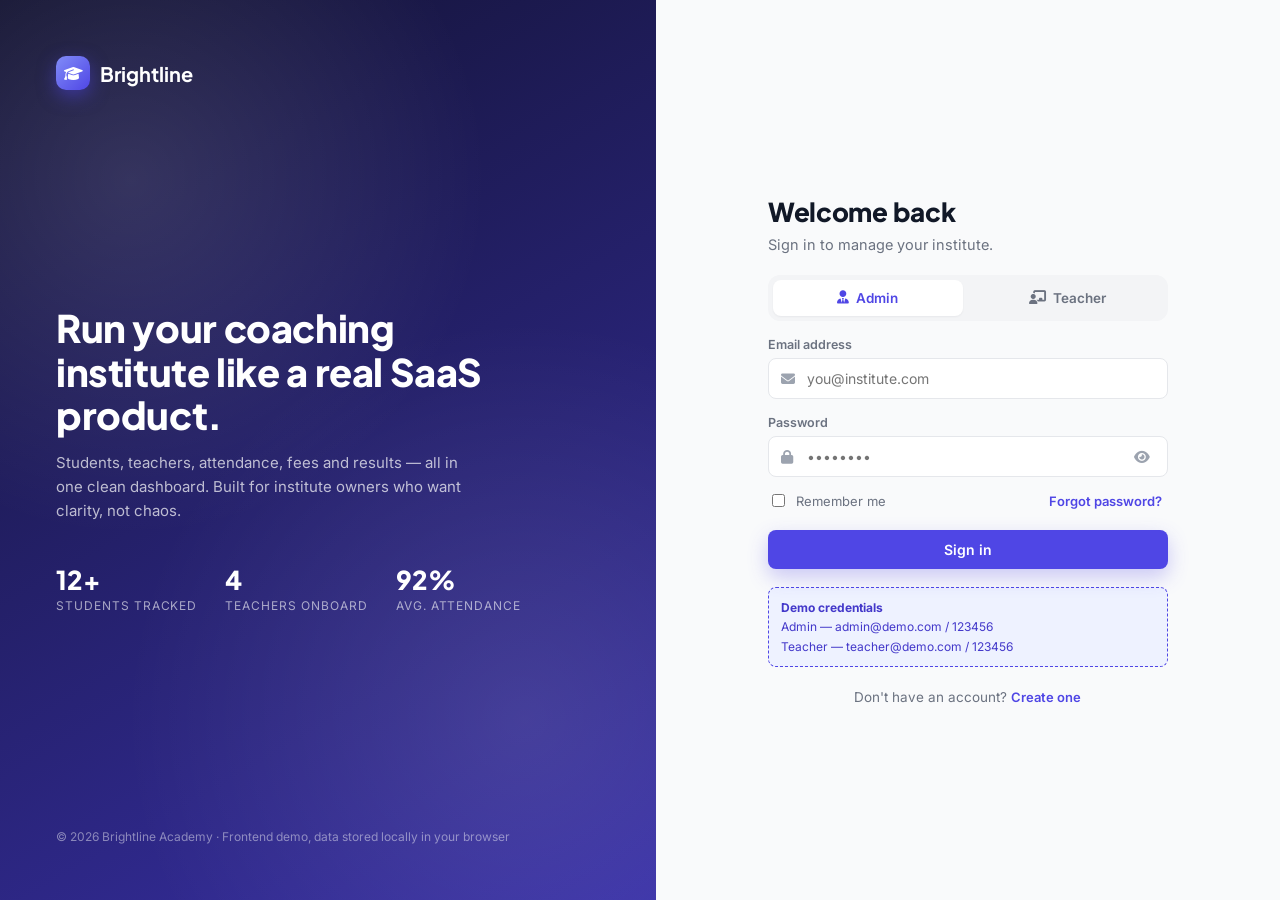
<file: teacher-dashboard.html>
<!DOCTYPE html>
<html lang="en">
<head>
<meta charset="UTF-8">
<title>Dashboard · Brightline</title>
<meta name="viewport" content="width=device-width, initial-scale=1.0">
<link rel="stylesheet" href="https://cdnjs.cloudflare.com/ajax/libs/font-awesome/6.5.1/css/all.min.css">
<link rel="stylesheet" href="css/theme.css">
<link rel="stylesheet" href="css/style.css">
</head>
<body>
<div class="page-loader" id="pageLoader"><div class="spinner"></div></div>

<div class="app-shell">
  <div id="sidebarRoot"></div>
  <div class="main-col">
    <div id="topbarRoot"></div>

    <main class="page">
      <div class="page-head">
        <div>
          <h1>Hey <span id="welcomeName"></span>, ready for today's classes? 📚</h1>
          <p class="desc">Here's a quick look at your batches and pending work.</p>
        </div>
        <span class="role-badge teacher"><i class="fa-solid fa-chalkboard-user"></i> Teacher</span>
      </div>

      <div class="grid grid-4 mb-14">
        <div class="card stat-card">
          <div class="top-row"><div class="ic teal"><i class="fa-solid fa-user-graduate"></i></div></div>
          <div class="value" id="statMyStudents">0</div>
          <div class="label">My Students</div>
        </div>
        <div class="card stat-card">
          <div class="top-row"><div class="ic violet"><i class="fa-solid fa-layer-group"></i></div></div>
          <div class="value" id="statTodayClasses">0</div>
          <div class="label">My Batches Today</div>
        </div>
        <div class="card stat-card">
          <div class="top-row"><div class="ic green"><i class="fa-solid fa-clipboard-check"></i></div></div>
          <div class="value" id="statAttMarked">0</div>
          <div class="label">Attendance Marked Today</div>
        </div>
        <div class="card stat-card">
          <div class="top-row"><div class="ic amber"><i class="fa-solid fa-list-check"></i></div></div>
          <div class="value" id="statPendingTasks">0</div>
          <div class="label">Pending Result Uploads</div>
        </div>
      </div>

      <div class="card mb-14">
        <div class="card-head"><h3>Quick Actions</h3></div>
        <div class="card-pad">
          <div class="quick-actions">
            <a href="attendance.html" class="qa-btn">
              <div class="ic"><i class="fa-solid fa-clipboard-check"></i></div>
              <div class="t">Mark Attendance</div>
              <div class="d">Record today's attendance for your batch</div>
            </a>
            <a href="students.html" class="qa-btn">
              <div class="ic"><i class="fa-solid fa-user-graduate"></i></div>
              <div class="t">View Students</div>
              <div class="d">See students assigned to your batches</div>
            </a>
            <a href="results.html" class="qa-btn">
              <div class="ic"><i class="fa-solid fa-chart-line"></i></div>
              <div class="t">Upload Results</div>
              <div class="d">Enter marks for your students</div>
            </a>
          </div>
        </div>
      </div>

      <div class="card">
        <div class="card-head"><h3>Recent Activity</h3><span class="muted">Live feed</span></div>
        <div class="activity-feed" id="activityFeed"></div>
      </div>
    </main>
  </div>
</div>

<script src="js/storage.js"></script>
<script src="js/auth.js"></script>
<script src="js/ui.js"></script>
<script src="js/charts.js"></script>
<script src="js/app.js"></script>
<script>
  const user = Auth.guard('teacher');
  if(user){
    initShell('dashboard', user);
    document.getElementById('welcomeName').textContent = user.name.split(' ')[0];
    initTeacherDashboard(user);
  }
</script>
</body>
</html>
</file>
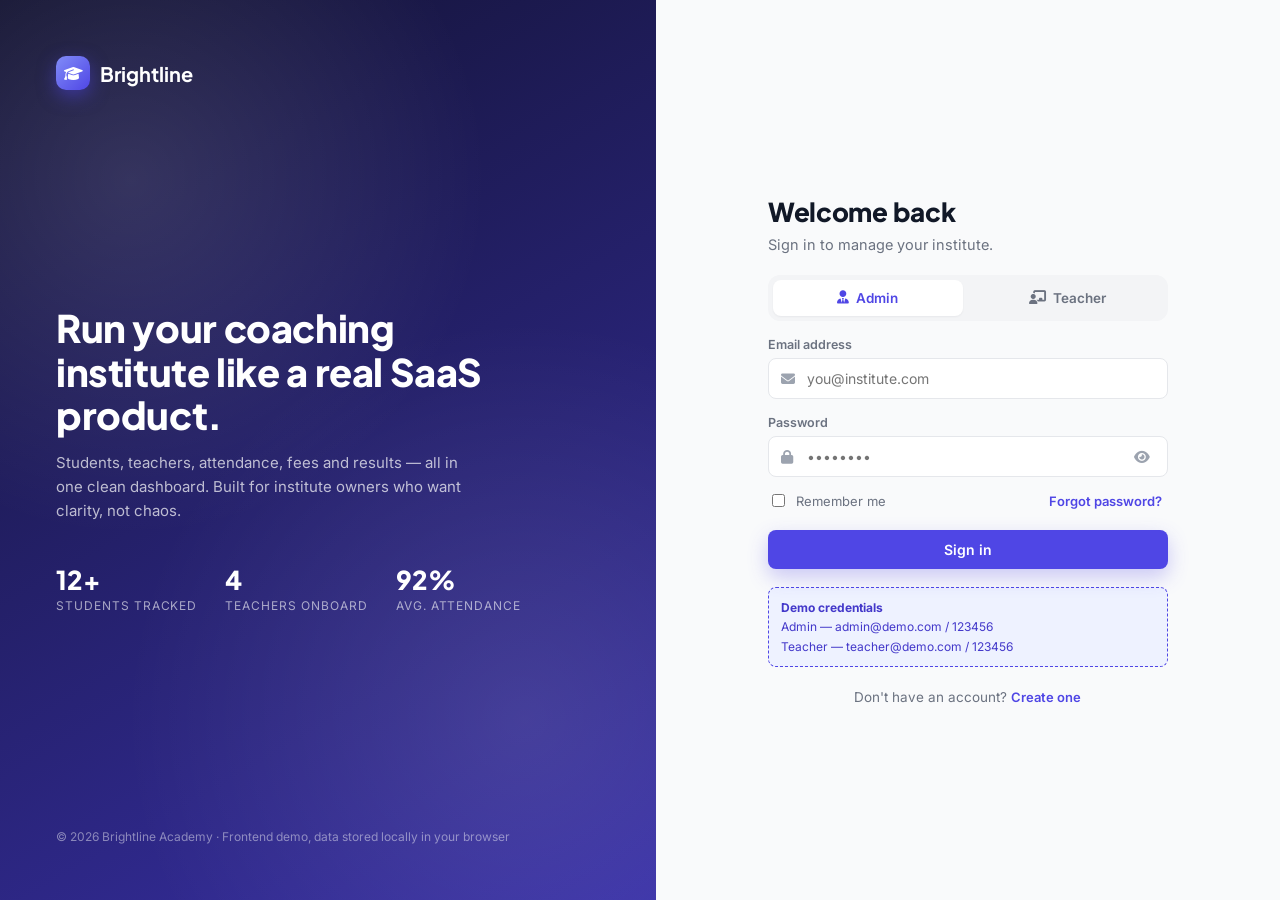
<file: teachers.html>
<!DOCTYPE html>
<html lang="en">
<head>
<meta charset="UTF-8">
<title>Teachers · Brightline</title>
<meta name="viewport" content="width=device-width, initial-scale=1.0">
<link rel="stylesheet" href="https://cdnjs.cloudflare.com/ajax/libs/font-awesome/6.5.1/css/all.min.css">
<link rel="stylesheet" href="css/theme.css">
<link rel="stylesheet" href="css/style.css">
</head>
<body>
<div class="page-loader" id="pageLoader"><div class="spinner"></div></div>

<div class="app-shell">
  <div id="sidebarRoot"></div>
  <div class="main-col">
    <div id="topbarRoot"></div>

    <main class="page">
      <div class="page-head">
        <div><h1>Teachers</h1><p class="desc">Manage teaching staff and their batch assignments.</p></div>
        <button class="btn btn-primary" id="addTeacherBtn"><i class="fa-solid fa-plus"></i> Add Teacher</button>
      </div>

      <div class="table-wrap">
        <table>
          <thead><tr><th>Name</th><th>Email</th><th>Subject</th><th>Assigned Batches</th><th>Actions</th></tr></thead>
          <tbody id="teachersTbody"></tbody>
        </table>
      </div>
      <div class="empty-state" id="teachersEmpty" style="display:none;">
        <div class="ic"><i class="fa-solid fa-chalkboard-user"></i></div>
        <div class="t">No teachers yet</div>
        <div class="d">Add your first teacher to start assigning batches.</div>
      </div>
    </main>
  </div>
</div>

<div class="modal-backdrop" id="teacherModal">
  <div class="modal">
    <div class="modal-head"><h3 id="teacherModalTitle">Add Teacher</h3><button class="btn-icon" onclick="closeModal('teacherModal')"><i class="fa-solid fa-xmark"></i></button></div>
    <form id="teacherForm">
      <div class="modal-body">
        <input type="hidden" id="teacherFormId">
        <div class="form-grid">
          <div class="field no-icon"><label>Full name</label><input type="text" id="teacherName" required></div>
          <div class="field no-icon"><label>Email</label><input type="email" id="teacherEmail" required></div>
          <div class="field no-icon" style="grid-column:1/-1;"><label>Subject</label><input type="text" id="teacherSubject" placeholder="e.g. Physics" required></div>
        </div>
        <div class="field no-icon mt-14">
          <label>Assigned batches</label>
          <div class="chip-select" id="teacherBatchChips"></div>
        </div>
      </div>
      <div class="modal-foot">
        <button type="button" class="btn btn-ghost" onclick="closeModal('teacherModal')">Cancel</button>
        <button type="submit" class="btn btn-primary">Save Teacher</button>
      </div>
    </form>
  </div>
</div>

<script src="js/storage.js"></script>
<script src="js/auth.js"></script>
<script src="js/ui.js"></script>
<script src="js/charts.js"></script>
<script src="js/app.js"></script>
<script>
  const user = Auth.guard('admin');
  if(user){ initShell('teachers', user); initTeachersPage(user); }
</script>
</body>
</html>
</file>
<file: css/theme.css>
/* ==========================================================================
   THEME TOKENS — Brightline (Coaching / Tuition Management)
   ========================================================================== */

:root{
  /* ---- Brand ---- */
  --primary: #4F46E5;
  --primary-dark: #4338CA;
  --primary-light: #EEF2FF;
  --primary-glow: rgba(79,70,229,.28);

  --teacher-accent: #0D9488;
  --teacher-accent-light: #CCFBF1;

  /* ---- Surfaces ---- */
  --bg: #F9FAFB;
  --card: #FFFFFF;
  --card-alt: #F3F4F6;
  --border: #E5E7EB;
  --sidebar-bg: #121231;
  --sidebar-text: #C7C9F2;
  --sidebar-active: #4F46E5;

  /* ---- Text ---- */
  --text: #111827;
  --text-soft: #6B7280;
  --text-faint: #9CA3AF;

  /* ---- Status ---- */
  --success: #059669;
  --success-bg: #D1FAE5;
  --warning: #D97706;
  --warning-bg: #FEF3C7;
  --danger: #DC2626;
  --danger-bg: #FEE2E2;
  --info: #2563EB;
  --info-bg: #DBEAFE;

  /* ---- Elevation ---- */
  --shadow-sm: 0 1px 2px rgba(17,24,39,.05);
  --shadow-md: 0 4px 14px rgba(17,24,39,.08);
  --shadow-lg: 0 12px 32px rgba(17,24,39,.12);

  /* ---- Radius ---- */
  --r-sm: 8px;
  --r-md: 12px;
  --r-lg: 14px;
  --r-pill: 999px;

  /* ---- Type ---- */
  --font-display: 'Plus Jakarta Sans', 'Inter', sans-serif;
  --font-body: 'Inter', sans-serif;
  --font-mono: 'JetBrains Mono', monospace;

  /* ---- Motion ---- */
  --ease: cubic-bezier(.4,0,.2,1);
  --fast: 150ms;
  --med: 260ms;
}

[data-theme="dark"]{
  --bg: #111827;
  --card: #1F2937;
  --card-alt: #24304A;
  --border: #313E52;
  --sidebar-bg: #0B0F1A;
  --sidebar-text: #A5A9E6;

  --text: #F9FAFB;
  --text-soft: #9CA3AF;
  --text-faint: #6B7280;

  --primary: #6366F1;
  --primary-dark: #818CF8;
  --primary-light: #1E1B4B;
  --primary-glow: rgba(99,102,241,.35);

  --success-bg: rgba(5,150,105,.18);
  --warning-bg: rgba(217,119,6,.18);
  --danger-bg: rgba(220,38,38,.18);
  --info-bg: rgba(37,99,235,.18);

  --shadow-sm: 0 1px 2px rgba(0,0,0,.3);
  --shadow-md: 0 4px 14px rgba(0,0,0,.35);
  --shadow-lg: 0 16px 40px rgba(0,0,0,.45);
}

@media (prefers-reduced-motion: reduce){
  *{ animation-duration: .001ms !important; transition-duration: .001ms !important; }
}
</file>
<file: css/style.css>
@import url('https://fonts.googleapis.com/css2?family=Plus+Jakarta+Sans:wght@500;600;700;800&family=Inter:wght@400;500;600;700&family=JetBrains+Mono:wght@500&display=swap');

*,*::before,*::after{ box-sizing:border-box; }
html,body{ height:100%; }
body{
  margin:0;
  font-family:var(--font-body);
  background:var(--bg);
  color:var(--text);
  -webkit-font-smoothing:antialiased;
  transition:background var(--med) var(--ease), color var(--med) var(--ease);
}
h1,h2,h3,h4{ font-family:var(--font-display); margin:0; letter-spacing:-.01em; }
p{ margin:0; }
a{ color:inherit; text-decoration:none; }
button{ font-family:inherit; cursor:pointer; }
input,select,textarea{ font-family:inherit; }
::selection{ background:var(--primary-glow); }

.mono{ font-family:var(--font-mono); }

/* ---------------------------------------------------------------- */
/* AUTH PAGES                                                        */
/* ---------------------------------------------------------------- */
.auth-shell{
  min-height:100vh;
  display:grid;
  grid-template-columns: 1.05fr 1fr;
  background:var(--bg);
}
@media (max-width: 900px){ .auth-shell{ grid-template-columns:1fr; } .auth-visual{ display:none; } }

.auth-visual{
  position:relative;
  overflow:hidden;
  background:
    radial-gradient(circle at 20% 20%, rgba(255,255,255,.12), transparent 40%),
    radial-gradient(circle at 80% 80%, rgba(255,255,255,.10), transparent 45%),
    linear-gradient(150deg, var(--sidebar-bg) 0%, var(--primary-dark) 130%);
  padding:56px;
  display:flex;
  flex-direction:column;
  justify-content:space-between;
  color:#fff;
}
.auth-visual .brand{ display:flex; align-items:center; gap:10px; font-family:var(--font-display); font-weight:700; font-size:20px; }
.auth-visual .brand .logo-mark{ width:34px;height:34px;border-radius:10px; background:linear-gradient(135deg,#818CF8,#4F46E5); display:flex;align-items:center;justify-content:center; box-shadow:0 6px 18px rgba(79,70,229,.5); }
.auth-visual .headline{ font-size:38px; font-weight:800; line-height:1.15; max-width:460px; }
.auth-visual .sub{ margin-top:14px; color:rgba(255,255,255,.7); font-size:15px; max-width:420px; line-height:1.6; }
.auth-visual .ring-stat{ display:flex; gap:28px; margin-top:40px; }
.auth-visual .ring-stat .item .num{ font-family:var(--font-display); font-size:26px; font-weight:800; }
.auth-visual .ring-stat .item .lbl{ font-size:12px; color:rgba(255,255,255,.6); text-transform:uppercase; letter-spacing:.08em; margin-top:2px; }
.auth-visual .foot{ font-size:12px; color:rgba(255,255,255,.45); }

.auth-form-side{ display:flex; align-items:center; justify-content:center; padding:32px; }
.auth-card{ width:100%; max-width:400px; }
.auth-card .mobile-brand{ display:none; align-items:center; gap:10px; font-family:var(--font-display); font-weight:700; font-size:18px; margin-bottom:28px; }
@media (max-width:900px){ .auth-card .mobile-brand{ display:flex; } }
.auth-card .mobile-brand .logo-mark{ width:32px;height:32px;border-radius:9px; background:linear-gradient(135deg,var(--primary),var(--primary-dark)); }

.auth-card h1{ font-size:26px; font-weight:800; }
.auth-card .lead{ color:var(--text-soft); margin-top:8px; font-size:14.5px; }

.role-toggle{ display:flex; gap:10px; margin:22px 0 4px; background:var(--card-alt); padding:5px; border-radius:var(--r-md); }
.role-toggle button{
  flex:1; border:none; background:transparent; padding:10px 8px; border-radius:var(--r-sm);
  font-weight:600; font-size:13.5px; color:var(--text-soft); transition:all var(--fast) var(--ease);
  display:flex; align-items:center; justify-content:center; gap:7px;
}
.role-toggle button.active{ background:var(--card); color:var(--primary); box-shadow:var(--shadow-sm); }

.field{ margin-top:16px; }
.field label{ display:block; font-size:12.5px; font-weight:600; color:var(--text-soft); margin-bottom:6px; }
.field .input-wrap{ position:relative; }
.field .input-wrap i{ position:absolute; left:13px; top:50%; transform:translateY(-50%); color:var(--text-faint); font-size:14px; }
.field input, .field select{
  width:100%; padding:11px 13px 11px 38px; border-radius:var(--r-sm); border:1.5px solid var(--border);
  background:var(--card); color:var(--text); font-size:14px; transition:border var(--fast) var(--ease), box-shadow var(--fast) var(--ease);
}
.field select{ padding-left:38px; appearance:none; }
.field input:focus, .field select:focus{ outline:none; border-color:var(--primary); box-shadow:0 0 0 4px var(--primary-glow); }
.field.no-icon input{ padding-left:13px; }
.field .toggle-eye{ position:absolute; right:35px; top:50%; transform:translateY(-50%); color:var(--text-faint); background:none; border:none; font-size:14px; }
.field-error{ color:var(--danger); font-size:12px; margin-top:6px; display:none; }
.field-error.show{ display:block; }
.field.error input{ border-color:var(--danger); }

.form-row-between{ display:flex; align-items:center; justify-content:space-between; margin-top:14px; font-size:13px; }
.checkbox-line{ display:flex; align-items:center; gap:8px; color:var(--text-soft); }
.checkbox-line input{ width:auto; }
.link-btn{ color:var(--primary); font-weight:600; font-size:13px; background:none; border:none; }

.btn{
  display:inline-flex; align-items:center; justify-content:center; gap:8px;
  border:none; border-radius:var(--r-sm); font-weight:600; font-size:14px;
  padding:11px 18px; transition:transform var(--fast) var(--ease), box-shadow var(--fast) var(--ease), background var(--fast) var(--ease);
}
.btn-primary{ background:var(--primary); color:#fff; box-shadow:0 8px 20px var(--primary-glow); }
.btn-primary:hover{ background:var(--primary-dark); transform:translateY(-1px); }
.btn-primary:active{ transform:translateY(0); }
.btn-block{ width:100%; margin-top:20px; }
.btn-ghost{ background:var(--card-alt); color:var(--text); }
.btn-ghost:hover{ background:var(--border); }
.btn-outline{ background:transparent; border:1.5px solid var(--border); color:var(--text); }
.btn-outline:hover{ border-color:var(--primary); color:var(--primary); }
.btn-danger{ background:var(--danger-bg); color:var(--danger); }
.btn-sm{ padding:7px 12px; font-size:12.5px; border-radius:7px; }
.btn-icon{ width:36px;height:36px;border-radius:var(--r-sm); background:var(--card-alt); color:var(--text-soft); display:inline-flex; align-items:center;justify-content:center; border:none; }
.btn-icon:hover{ background:var(--border); color:var(--text); }
.btn[disabled]{ opacity:.55; cursor:not-allowed; transform:none !important; }

.auth-divider{ display:flex; align-items:center; gap:12px; margin:20px 0; color:var(--text-faint); font-size:12px; }
.auth-divider::before,.auth-divider::after{ content:''; flex:1; height:1px; background:var(--border); }

.auth-footer-link{ text-align:center; margin-top:22px; font-size:13.5px; color:var(--text-soft); }

.demo-hint{ margin-top:18px; background:var(--primary-light); border:1px dashed var(--primary); border-radius:var(--r-sm); padding:10px 12px; font-size:12px; color:var(--primary-dark); line-height:1.6; }
[data-theme="dark"] .demo-hint{ color:#C7D2FE; }

.success-box{ text-align:center; padding:20px 0; }
.success-box .icon{ width:64px;height:64px;border-radius:50%; background:var(--success-bg); color:var(--success); display:flex; align-items:center; justify-content:center; margin:0 auto 18px; font-size:26px; }

/* ---------------------------------------------------------------- */
/* APP SHELL                                                         */
/* ---------------------------------------------------------------- */
.app-shell{ display:flex; min-height:100vh; }

.sidebar{
  width:252px; flex-shrink:0; background:var(--sidebar-bg); color:var(--sidebar-text);
  display:flex; flex-direction:column; padding:22px 16px; position:sticky; top:0; height:100vh;
  transition:transform var(--med) var(--ease); z-index:40;
}
.sidebar .brand{ display:flex; align-items:center; gap:10px; padding:6px 8px 22px; color:#fff; font-family:var(--font-display); font-weight:700; font-size:17px; }
.sidebar .brand .logo-mark{ width:32px;height:32px;border-radius:9px; background:linear-gradient(135deg,#818CF8,#4F46E5); display:flex;align-items:center;justify-content:center; box-shadow:0 6px 16px rgba(79,70,229,.5); flex-shrink:0; }
.sidebar .role-chip{ margin:0 8px 18px; font-size:11px; text-transform:uppercase; letter-spacing:.08em; background:rgba(255,255,255,.06); color:var(--sidebar-text); padding:6px 10px; border-radius:var(--r-pill); display:inline-flex; align-items:center; gap:6px; width:fit-content; }
.sidebar .role-chip i{ font-size:9px; color:#818CF8; }

.sidebar nav{ display:flex; flex-direction:column; gap:3px; flex:1; overflow-y:auto; }
.sidebar nav a{
  display:flex; align-items:center; gap:12px; padding:10px 12px; border-radius:var(--r-sm);
  color:var(--sidebar-text); font-size:13.5px; font-weight:500; transition:all var(--fast) var(--ease); position:relative;
}
.sidebar nav a i{ width:18px; text-align:center; font-size:14px; }
.sidebar nav a:hover{ background:rgba(255,255,255,.06); color:#fff; }
.sidebar nav a.active{ background:linear-gradient(90deg, rgba(79,70,229,.9), rgba(99,102,241,.5)); color:#fff; box-shadow:0 4px 14px rgba(79,70,229,.35); }
.sidebar nav .section-label{ font-size:10.5px; text-transform:uppercase; letter-spacing:.1em; color:var(--text-faint); padding:16px 12px 6px; }

.sidebar .sidebar-foot{ border-top:1px solid rgba(255,255,255,.08); padding-top:14px; margin-top:8px; }
.sidebar .storage-note{ font-size:11px; color:var(--text-faint); line-height:1.5; padding:0 4px; }

.sidebar-overlay{ display:none; }

.main-col{ flex:1; min-width:0; display:flex; flex-direction:column; }

.topbar{
  height:68px; display:flex; align-items:center; justify-content:space-between; gap:16px;
  padding:0 26px; background:var(--card); border-bottom:1px solid var(--border); position:sticky; top:0; z-index:30;
}
.topbar .tb-left{ display:flex; align-items:center; gap:14px; flex:1; min-width:0; }
.sidebar-toggle{ display:none; }
.search-wrap{ position:relative; max-width:340px; width:100%; }
.search-wrap i{ position:absolute; left:12px; top:50%; transform:translateY(-50%); color:var(--text-faint); font-size:13px; }
.search-wrap input{ width:100%; padding:9px 12px 9px 34px; border-radius:var(--r-pill); border:1px solid var(--border); background:var(--card-alt); color:var(--text); font-size:13.5px; }
.search-wrap input:focus{ outline:none; border-color:var(--primary); background:var(--card); }
.page-title-mobile{ display:none; font-weight:700; font-family:var(--font-display); font-size:16px; }

.tb-right{ display:flex; align-items:center; gap:10px; }
.icon-btn{ position:relative; width:38px;height:38px; border-radius:var(--r-sm); border:none; background:var(--card-alt); color:var(--text-soft); display:flex; align-items:center; justify-content:center; font-size:15px; }
.icon-btn:hover{ background:var(--border); color:var(--text); }
.icon-btn .dot{ position:absolute; top:7px; right:7px; width:7px;height:7px; border-radius:50%; background:var(--danger); border:2px solid var(--card); }

.profile-menu{ position:relative; }
.profile-btn{ display:flex; align-items:center; gap:9px; background:none; border:none; padding:4px 6px 4px 4px; border-radius:var(--r-pill); }
.profile-btn:hover{ background:var(--card-alt); }
.avatar{ width:34px;height:34px; border-radius:50%; background:linear-gradient(135deg,var(--primary),var(--primary-dark)); color:#fff; display:flex; align-items:center; justify-content:center; font-weight:700; font-size:12.5px; flex-shrink:0; }
.profile-btn .who{ text-align:left; display:none; }
@media (min-width:640px){ .profile-btn .who{ display:block; } }
.profile-btn .who .name{ font-size:13px; font-weight:600; line-height:1.2; }
.profile-btn .who .role{ font-size:11px; color:var(--text-soft); }

.dropdown{
  position:absolute; top:calc(100% + 10px); right:0; background:var(--card); border:1px solid var(--border);
  border-radius:var(--r-md); box-shadow:var(--shadow-lg); min-width:200px; padding:8px; opacity:0; visibility:hidden;
  transform:translateY(-6px); transition:all var(--fast) var(--ease); z-index:60;
}
.dropdown.open{ opacity:1; visibility:visible; transform:translateY(0); }
.dropdown a, .dropdown button{ display:flex; align-items:center; gap:10px; width:100%; text-align:left; padding:9px 10px; border-radius:8px; font-size:13.5px; background:none; border:none; color:var(--text); }
.dropdown a:hover, .dropdown button:hover{ background:var(--card-alt); }
.dropdown hr{ border:none; border-top:1px solid var(--border); margin:6px 0; }
.dropdown .danger{ color:var(--danger); }
.notif-dropdown{ min-width:300px; }
.notif-item{ display:flex; gap:10px; padding:10px; border-radius:8px; }
.notif-item:hover{ background:var(--card-alt); }
.notif-item .ic{ width:32px;height:32px;border-radius:50%; background:var(--primary-light); color:var(--primary); display:flex;align-items:center;justify-content:center; font-size:13px; flex-shrink:0; }
.notif-item .tx{ font-size:12.5px; line-height:1.5; }
.notif-item .tx .t{ font-weight:600; color:var(--text); }
.notif-item .tx .d{ color:var(--text-faint); font-size:11px; margin-top:2px; }

.page{ padding:26px; max-width:1400px; width:100%; margin:0 auto; }
.page-head{ display:flex; align-items:flex-end; justify-content:space-between; gap:16px; margin-bottom:22px; flex-wrap:wrap; }
.page-head h1{ font-size:23px; font-weight:800; }
.page-head .desc{ color:var(--text-soft); font-size:13.5px; margin-top:4px; }
.breadcrumb{ font-size:12px; color:var(--text-faint); margin-bottom:6px; }
.breadcrumb b{ color:var(--text-soft); }

/* ---------------------------------------------------------------- */
/* CARDS / GRID                                                       */
/* ---------------------------------------------------------------- */
.grid{ display:grid; gap:18px; }
.grid-4{ grid-template-columns:repeat(4,1fr); }
.grid-2{ grid-template-columns:repeat(2,1fr); }
.grid-3{ grid-template-columns:repeat(3,1fr); }
@media (max-width:1100px){ .grid-4{ grid-template-columns:repeat(2,1fr);} .grid-3{grid-template-columns:repeat(2,1fr);} }
@media (max-width:640px){ .grid-4,.grid-3,.grid-2{ grid-template-columns:1fr; } }

.card{ background:var(--card); border:1px solid var(--border); border-radius:var(--r-lg); box-shadow:var(--shadow-sm); }
.card-pad{ padding:20px; }
.card-head{ display:flex; align-items:center; justify-content:space-between; padding:18px 20px; border-bottom:1px solid var(--border); }
.card-head h3{ font-size:14.5px; font-weight:700; }
.card-head .muted{ font-size:12px; color:var(--text-faint); }

.stat-card{ padding:19px; display:flex; flex-direction:column; gap:10px; position:relative; overflow:hidden; }
.stat-card .top-row{ display:flex; align-items:center; justify-content:space-between; }
.stat-card .ic{ width:40px;height:40px; border-radius:11px; display:flex; align-items:center; justify-content:center; font-size:16px; }
.stat-card .ic.violet{ background:var(--primary-light); color:var(--primary); }
.stat-card .ic.teal{ background:var(--teacher-accent-light); color:var(--teacher-accent); }
.stat-card .ic.green{ background:var(--success-bg); color:var(--success); }
.stat-card .ic.amber{ background:var(--warning-bg); color:var(--warning); }
.stat-card .ic.rose{ background:var(--danger-bg); color:var(--danger); }
.stat-card .delta{ font-size:11.5px; font-weight:700; padding:3px 8px; border-radius:var(--r-pill); display:flex; align-items:center; gap:4px; }
.stat-card .delta.up{ background:var(--success-bg); color:var(--success); }
.stat-card .delta.down{ background:var(--danger-bg); color:var(--danger); }
.stat-card .value{ font-family:var(--font-display); font-size:26px; font-weight:800; }
.stat-card .label{ font-size:12.5px; color:var(--text-soft); }
.stat-card .spark{ position:absolute; right:-6px; bottom:-6px; opacity:.5; }

.progress-ring{ position:relative; width:52px;height:52px; }
.progress-ring svg{ transform:rotate(-90deg); }
.progress-ring .pct{ position:absolute; inset:0; display:flex; align-items:center; justify-content:center; font-size:11px; font-weight:700; }

.bar{ height:8px; background:var(--card-alt); border-radius:var(--r-pill); overflow:hidden; }
.bar > span{ display:block; height:100%; border-radius:var(--r-pill); background:linear-gradient(90deg,var(--primary),var(--primary-dark)); transition:width var(--med) var(--ease); }
.bar.success > span{ background:linear-gradient(90deg,#10B981,var(--success)); }
.bar.warning > span{ background:linear-gradient(90deg,#FBBF24,var(--warning)); }
.bar.danger > span{ background:linear-gradient(90deg,#F87171,var(--danger)); }

.chart-legend{ display:flex; gap:16px; font-size:12px; color:var(--text-soft); flex-wrap:wrap; }
.chart-legend span{ display:inline-flex; align-items:center; gap:6px; }
.chart-legend i{ width:9px;height:9px;border-radius:3px; }

.activity-feed{ display:flex; flex-direction:column; }
.activity-item{ display:flex; gap:12px; padding:14px 20px; border-bottom:1px solid var(--border); }
.activity-item:last-child{ border-bottom:none; }
.activity-item .dot-ic{ width:34px;height:34px; border-radius:50%; display:flex; align-items:center; justify-content:center; font-size:13px; flex-shrink:0; }
.activity-item .body .t{ font-size:13px; font-weight:600; }
.activity-item .body .d{ font-size:11.5px; color:var(--text-faint); margin-top:3px; }

.quick-actions{ display:grid; grid-template-columns:repeat(3,1fr); gap:12px; }
@media (max-width:640px){ .quick-actions{ grid-template-columns:1fr; } }
.qa-btn{ background:var(--card); border:1px solid var(--border); border-radius:var(--r-md); padding:16px; display:flex; flex-direction:column; align-items:flex-start; gap:10px; transition:all var(--fast) var(--ease); }
.qa-btn:hover{ border-color:var(--primary); box-shadow:var(--shadow-md); transform:translateY(-2px); }
.qa-btn .ic{ width:36px;height:36px;border-radius:10px; background:var(--primary-light); color:var(--primary); display:flex;align-items:center;justify-content:center; }
.qa-btn .t{ font-size:13.5px; font-weight:700; }
.qa-btn .d{ font-size:11.5px; color:var(--text-soft); }

/* ---------------------------------------------------------------- */
/* TABLES / TOOLBARS                                                  */
/* ---------------------------------------------------------------- */
.toolbar{ display:flex; align-items:center; justify-content:space-between; gap:14px; margin-bottom:16px; flex-wrap:wrap; }
.toolbar .left-tools{ display:flex; gap:10px; flex-wrap:wrap; align-items:center; }
.filter-select{ padding:9px 12px; border-radius:var(--r-sm); border:1px solid var(--border); background:var(--card); font-size:13px; color:var(--text); }

.table-wrap{ overflow-x:auto; border-radius:var(--r-lg); border:1px solid var(--border); background:var(--card); }
table{ width:100%; border-collapse:collapse; min-width:640px; }
thead th{ text-align:left; font-size:11.5px; text-transform:uppercase; letter-spacing:.05em; color:var(--text-faint); padding:14px 18px; border-bottom:1px solid var(--border); background:var(--card-alt); white-space:nowrap; }
tbody td{ padding:14px 18px; font-size:13.5px; border-bottom:1px solid var(--border); }
tbody tr:last-child td{ border-bottom:none; }
tbody tr{ transition:background var(--fast) var(--ease); }
tbody tr:hover{ background:var(--card-alt); }
.cell-name{ display:flex; align-items:center; gap:10px; }
.cell-name .mini-avatar{ width:30px;height:30px;border-radius:50%; background:var(--primary-light); color:var(--primary); display:flex;align-items:center;justify-content:center; font-size:11px; font-weight:700; flex-shrink:0; }
.row-actions{ display:flex; gap:6px; }

.badge{ display:inline-flex; align-items:center; gap:5px; font-size:11.5px; font-weight:700; padding:4px 10px; border-radius:var(--r-pill); }
.badge.green{ background:var(--success-bg); color:var(--success); }
.badge.amber{ background:var(--warning-bg); color:var(--warning); }
.badge.red{ background:var(--danger-bg); color:var(--danger); }
.badge.blue{ background:var(--info-bg); color:var(--info); }
.badge.gray{ background:var(--card-alt); color:var(--text-soft); }
.badge i{ font-size:6px; }

.pagination{ display:flex; align-items:center; justify-content:space-between; margin-top:14px; font-size:12.5px; color:var(--text-soft); flex-wrap:wrap; gap:10px; }
.pagination .pg-btns{ display:flex; gap:6px; }
.pagination button{ width:30px;height:30px; border-radius:7px; border:1px solid var(--border); background:var(--card); color:var(--text-soft); }
.pagination button.active{ background:var(--primary); color:#fff; border-color:var(--primary); }

/* ---------------------------------------------------------------- */
/* MODALS / TOASTS / TOGGLES                                          */
/* ---------------------------------------------------------------- */
.modal-backdrop{
  position:fixed; inset:0; background:rgba(15,17,26,.55); backdrop-filter:blur(2px);
  display:flex; align-items:center; justify-content:center; z-index:200; opacity:0; visibility:hidden;
  transition:all var(--fast) var(--ease); padding:20px;
}
.modal-backdrop.open{ opacity:1; visibility:visible; }
.modal{ background:var(--card); border-radius:var(--r-lg); width:100%; max-width:480px; box-shadow:var(--shadow-lg); transform:scale(.95) translateY(10px); transition:transform var(--med) var(--ease); max-height:88vh; display:flex; flex-direction:column; }
.modal-backdrop.open .modal{ transform:scale(1) translateY(0); }
.modal-head{ display:flex; align-items:center; justify-content:space-between; padding:18px 22px; border-bottom:1px solid var(--border); }
.modal-head h3{ font-size:15.5px; font-weight:700; }
.modal-body{ padding:20px 22px; overflow-y:auto; }
.modal-foot{ padding:16px 22px; border-top:1px solid var(--border); display:flex; justify-content:flex-end; gap:10px; }
.modal.modal-lg{ max-width:640px; }
.form-grid{ display:grid; grid-template-columns:1fr 1fr; gap:14px; }
@media (max-width:520px){ .form-grid{ grid-template-columns:1fr; } }

.toast-stack{ position:fixed; top:20px; right:20px; z-index:300; display:flex; flex-direction:column; gap:10px; }
.toast{
  display:flex; align-items:center; gap:12px; background:var(--card); border:1px solid var(--border); border-left:4px solid var(--success);
  padding:13px 16px; border-radius:var(--r-md); box-shadow:var(--shadow-lg); min-width:280px; max-width:340px;
  transform:translateX(120%); transition:transform var(--med) var(--ease); font-size:13px;
}
.toast.show{ transform:translateX(0); }
.toast.error{ border-left-color:var(--danger); }
.toast.info{ border-left-color:var(--info); }
.toast .t-ic{ font-size:16px; color:var(--success); }
.toast.error .t-ic{ color:var(--danger); }
.toast.info .t-ic{ color:var(--info); }
.toast .t-msg .tt{ font-weight:700; }
.toast .t-msg .td{ color:var(--text-soft); font-size:11.5px; margin-top:1px; }

.switch{ position:relative; display:inline-block; width:40px; height:22px; flex-shrink:0; }
.switch input{ opacity:0; width:0; height:0; }
.switch .slider{ position:absolute; cursor:pointer; inset:0; background:var(--border); border-radius:var(--r-pill); transition:background var(--fast) var(--ease); }
.switch .slider::before{ content:''; position:absolute; height:16px;width:16px; left:3px; bottom:3px; background:#fff; border-radius:50%; transition:transform var(--fast) var(--ease); box-shadow:0 1px 3px rgba(0,0,0,.3); }
.switch input:checked + .slider{ background:var(--primary); }
.switch input:checked + .slider::before{ transform:translateX(18px); }

.spinner{ width:20px;height:20px; border:3px solid var(--primary-light); border-top-color:var(--primary); border-radius:50%; animation:spin .7s linear infinite; }
@keyframes spin{ to{ transform:rotate(360deg); } }
.page-loader{ position:fixed; inset:0; background:var(--bg); display:flex; align-items:center; justify-content:center; z-index:500; transition:opacity var(--med) var(--ease); }
.page-loader.hide{ opacity:0; pointer-events:none; }

.skeleton{ background:linear-gradient(90deg, var(--card-alt) 25%, var(--border) 37%, var(--card-alt) 63%); background-size:400% 100%; animation:sk 1.4s ease infinite; border-radius:8px; }
@keyframes sk{ 0%{background-position:100% 50%;} 100%{background-position:0 50%;} }

.empty-state{ padding:56px 20px; display:flex; flex-direction:column; align-items:center; text-align:center; gap:12px; }
.empty-state .ic{ width:64px;height:64px;border-radius:18px; background:var(--card-alt); color:var(--text-faint); display:flex;align-items:center;justify-content:center; font-size:26px; }
.empty-state .t{ font-weight:700; font-size:14.5px; }
.empty-state .d{ color:var(--text-soft); font-size:13px; max-width:320px; }

.role-badge{ font-size:10.5px; font-weight:800; text-transform:uppercase; letter-spacing:.06em; padding:3px 9px; border-radius:var(--r-pill); }
.role-badge.admin{ background:var(--primary-light); color:var(--primary); }
.role-badge.teacher{ background:var(--teacher-accent-light); color:var(--teacher-accent); }

.chip-select{ display:flex; flex-wrap:wrap; gap:8px; max-height:140px; overflow-y:auto; padding:4px; }
.chip-select label{ display:flex; align-items:center; gap:6px; background:var(--card-alt); border:1px solid var(--border); padding:6px 10px; border-radius:var(--r-pill); font-size:12.5px; cursor:pointer; }
.chip-select input:checked ~ span, .chip-select label:has(input:checked){ background:var(--primary-light); border-color:var(--primary); color:var(--primary); }

.att-list{ display:flex; flex-direction:column; gap:8px; }
.att-row{ display:flex; align-items:center; justify-content:space-between; padding:12px 16px; border:1px solid var(--border); border-radius:var(--r-md); background:var(--card); }
.att-row .who{ display:flex; align-items:center; gap:12px; }
.att-toggle{ display:flex; gap:6px; }
.att-toggle button{ padding:7px 14px; font-size:12px; font-weight:700; border-radius:var(--r-sm); border:1.5px solid var(--border); background:var(--card); color:var(--text-soft); }
.att-toggle button.present.active{ background:var(--success-bg); border-color:var(--success); color:var(--success); }
.att-toggle button.absent.active{ background:var(--danger-bg); border-color:var(--danger); color:var(--danger); }

.upload-box{ border:1.5px dashed var(--border); border-radius:var(--r-md); padding:26px; text-align:center; color:var(--text-soft); font-size:13px; }
.upload-box i{ font-size:22px; color:var(--text-faint); margin-bottom:8px; display:block; }

.settings-nav{ display:flex; flex-direction:column; gap:2px; }
.settings-nav button{ text-align:left; padding:10px 12px; border-radius:var(--r-sm); background:none; border:none; color:var(--text-soft); font-size:13.5px; font-weight:600; }
.settings-nav button.active{ background:var(--primary-light); color:var(--primary); }
.settings-panel{ display:none; }
.settings-panel.active{ display:block; }

.spread{ display:flex; align-items:center; justify-content:space-between; }
.text-soft{ color:var(--text-soft); }
.text-faint{ color:var(--text-faint); }
.mt-8{ margin-top:8px;} .mt-14{margin-top:14px;} .mt-20{margin-top:20px;} .mb-14{margin-bottom:14px;}
select{
  appearance: none !important;
  outline: none;
  background-image: url(../img/icons8-dropdown-15.png) !important;
  background-repeat: no-repeat !important;
  background-position:  95% center !important ;
}
input[type="checkbox"] {
    width: auto;
}
/* Fade-in page transition */
.page{ animation:fadeUp .35s var(--ease); }
@keyframes fadeUp{ from{ opacity:0; transform:translateY(6px);} to{opacity:1; transform:translateY(0);} }

/* Responsive sidebar */
@media (max-width:1000px){
  .sidebar{ position:fixed; left:0; top:0; transform:translateX(-100%); box-shadow:var(--shadow-lg); }
  .sidebar.open{ transform:translateX(0); }
  .sidebar-toggle{ display:flex; }
  .sidebar-overlay{ display:none; position:fixed; inset:0; background:rgba(0,0,0,.4); z-index:39; }
  .sidebar-overlay.show{ display:block; }
  .page-title-mobile{ display:block; }
}
@media (max-width:640px){
  .search-wrap{ display:none; }
  .page{ padding:18px; }
  .topbar{ padding:0 16px; }
}
</file>
